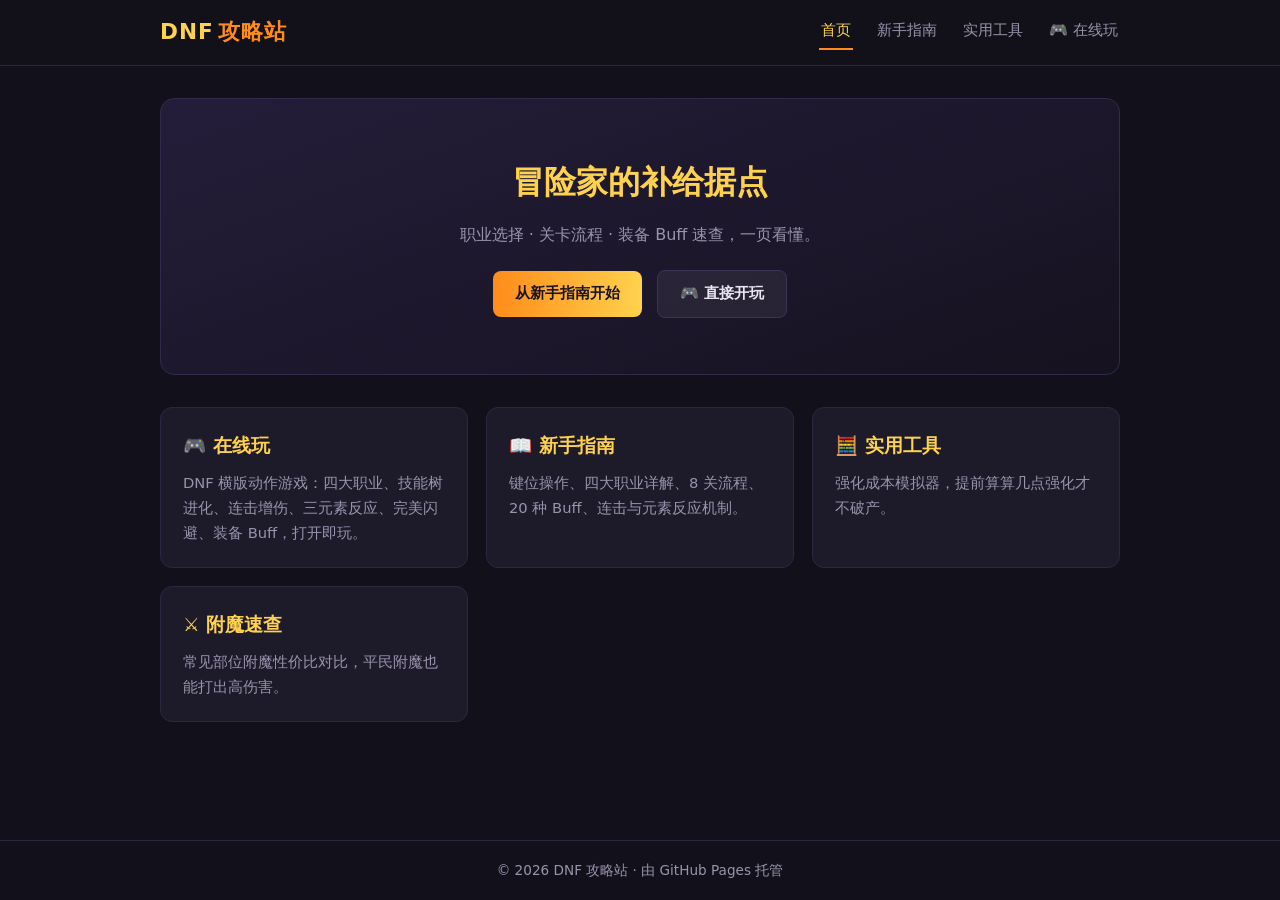
<file: index.html>
<!DOCTYPE html>
<html lang="zh-CN">
<head>
  <meta charset="UTF-8" />
  <meta name="viewport" content="width=device-width, initial-scale=1" />
  <title>DNF 攻略站 - 首页</title>
  <meta name="description" content="DNF 玩家攻略站：新手指南、装备词典、实用工具。" />
  <link rel="stylesheet" href="./css/main.css" />
</head>
<body>
  <header class="site-header">
    <div class="container header-inner">
      <a class="logo" href="./index.html">DNF<span>攻略站</span></a>
      <button class="nav-toggle" id="navToggle" aria-label="打开菜单">☰</button>
      <nav class="nav" id="nav">
        <a href="./index.html" class="active">首页</a>
        <a href="./guides.html">新手指南</a>
        <a href="./tools.html">实用工具</a>
        <a href="./game/">🎮 在线玩</a>
      </nav>
    </div>
  </header>

  <main class="container">
    <section class="hero">
      <h1>冒险家的补给据点</h1>
      <p>职业选择 · 关卡流程 · 装备 Buff 速查，一页看懂。</p>
      <a class="btn" href="./guides.html">从新手指南开始</a>
      <a class="btn-ghost" href="./game/">🎮 直接开玩</a>
    </section>

    <section class="cards">
      <a class="card" href="./game/">
        <h3>🎮 在线玩</h3>
        <p>DNF 横版动作游戏：四大职业、技能树进化、连击增伤、三元素反应、完美闪避、装备 Buff，打开即玩。</p>
      </a>
      <a class="card" href="./guides.html">
        <h3>📖 新手指南</h3>
        <p>键位操作、四大职业详解、8 关流程、20 种 Buff、连击与元素反应机制。</p>
      </a>
      <a class="card" href="./tools.html">
        <h3>🧮 实用工具</h3>
        <p>强化成本模拟器，提前算算几点强化才不破产。</p>
      </a>
      <a class="card" href="./tools.html#enchant">
        <h3>⚔️ 附魔速查</h3>
        <p>常见部位附魔性价比对比，平民附魔也能打出高伤害。</p>
      </a>
    </section>
  </main>

  <footer class="site-footer">
    <div class="container">© 2026 DNF 攻略站 · 由 GitHub Pages 托管</div>
  </footer>
  <script src="./js/main.js"></script>
</body>
</html>
</file>
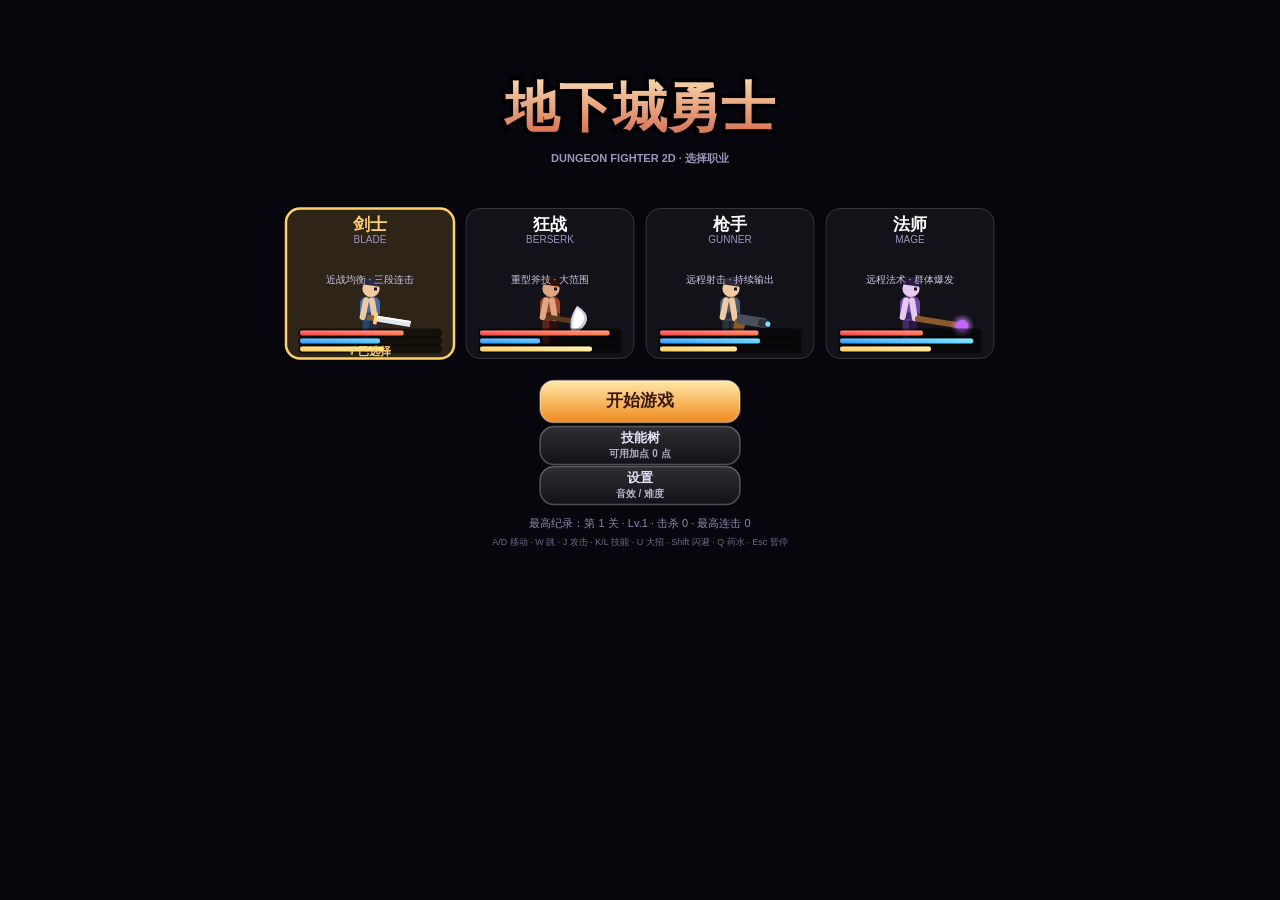
<file: game/index.html>
<!DOCTYPE html>
<html lang="zh-CN">
<head>
<meta charset="UTF-8"/>
<meta http-equiv="Cache-Control" content="no-store"/>
<meta http-equiv="Pragma" content="no-cache"/>
<meta http-equiv="Expires" content="0"/>
<meta name="viewport" content="width=device-width,initial-scale=1,maximum-scale=1,user-scalable=no,viewport-fit=cover"/>
<title>地下城勇士 · Dungeon Fighter 2D</title>
<style>
*{margin:0;padding:0;box-sizing:border-box;-webkit-tap-highlight-color:transparent;user-select:none;-webkit-user-select:none;touch-action:none}
html,body{width:100%;height:100%;overflow:hidden;background:#06060c}
canvas{display:block;position:fixed;left:0;top:0}
</style>
</head>
<body>
<script>
'use strict';
var W=0,H=0,GROUND=0,roomW=1800;
var canvas=document.createElement('canvas');document.body.appendChild(canvas);
var ctx=canvas.getContext('2d');
function resize(){var d=Math.min(2,window.devicePixelRatio||1);W=window.innerWidth||360;H=window.innerHeight||640;
canvas.width=W*d;canvas.height=H*d;canvas.style.width=W+'px';canvas.style.height=H+'px';ctx.setTransform(d,0,0,d,0,0);GROUND=H-70;roomW=Math.max(1500,W*1.6);syncGeo()}
resize();window.addEventListener('resize',resize);
// 窗口尺寸变化后，把已生成房间的几何同步到新的 GROUND/roomW，
// 避免地面、传送门、实体、相机错位（旧版 resize 后完全没同步）
function syncGeo(){if(!plats||!plats.length)return;var i,e;
plats[0].y=GROUND;plats[0].h=H-GROUND+20;plats[0].w=roomW;
for(i=1;i<plats.length;i++){e=plats[i];e.y=cl(e.y,40,GROUND-90)}
if(decs)for(i=0;i<decs.length;i++)decs[i].y=GROUND-4;
if(port){port.x=roomW-120;port.y=GROUND-52}
for(i=0;i<ens.length;i++){e=ens[i];if(e.y+e.h>plats[0].y){e.y=plats[0].y-e.h;if(e.vy>0)e.vy=0;e.og=1}}
if(G&&G.md!=='t'&&P){P.y=Math.min(P.y,GROUND-P.h);if(P.y+P.h>GROUND){P.y=GROUND-P.h;if(P.vy>0)P.vy=0}}
cam.x=cl(cam.x,0,Math.max(0,roomW-W))}
function rnd(a,b){return a+Math.random()*(b-a)}
function rndi(a,b){return Math.floor(rnd(a,b+1))}
function cl(v,a,b){return v<a?a:(v>b?b:v)}
function aabb(a,b){return a.x<b.x+b.w&&a.x+a.w>b.x&&a.y<b.y+b.h&&a.y+a.h>b.y}
function dst(a,b,c,d){return Math.sqrt((a-c)*(a-c)+(b-d)*(b-d))}
function inR(r,x,y){return x>=r.x&&x<=r.x+r.w&&y>=r.y&&y<=r.y+r.h}
function inC(cx,cy,r,x,y){return dst(x,y,cx,cy)<=r}
function pick(a){return a[rndi(0,a.length-1)]}
function rr(x,y,w,h,r){ctx.beginPath();r=Math.min(r,w/2,h/2);ctx.moveTo(x+r,y);ctx.arcTo(x+w,y,x+w,y+h,r);ctx.arcTo(x+w,y+h,x,y+h,r);ctx.arcTo(x,y+h,x,y,r);ctx.arcTo(x,y,x+w,y,r);ctx.closePath()}
function TA(a){ctx.textAlign=a}
function TB(a){ctx.textBaseline=a}
function FS(c){ctx.fillStyle=c}
function SS(c){ctx.strokeStyle=c}
function FN(f){ctx.font=f}
function AL(x){ctx.globalAlpha=x}
function LG(x,y,x2,y2,a,b){var g=ctx.createLinearGradient(x,y,x2,y2);g.addColorStop(0,a);g.addColorStop(1,b);return g}
function RG(x,y,r,r2,a,b){var g=ctx.createRadialGradient(x,y,r,x,y,r2);g.addColorStop(0,a);g.addColorStop(1,b);return g}

var Store={get:function(k){try{return localStorage.getItem(k)}catch(e){return null}},set:function(k,v){try{localStorage.setItem(k,v)}catch(e){}}};
var AC=null;
function initA(){if(!AC){try{AC=new(window.AudioContext||window.webkitAudioContext)()}catch(e){AC=null}}if(AC&&AC.state==='suspended'){try{AC.resume()}catch(e){}}}
function gt(){return S.set.sound&&AC}
function tone(f,d,t,v,s){if(!gt())return;t=t||'square';v=v||0.06;var o=AC.createOscillator(),g=AC.createGain();o.type=t;o.frequency.setValueAtTime(f,AC.currentTime);if(s)o.frequency.exponentialRampToValueAtTime(Math.max(40,f+s),AC.currentTime+d);g.gain.setValueAtTime(v,AC.currentTime);g.gain.exponentialRampToValueAtTime(0.0001,AC.currentTime+d);o.connect(g);g.connect(AC.destination);o.start();o.stop(AC.currentTime+d+0.02)}
function noi(d,v,f){if(!gt())return;var n=Math.floor(AC.sampleRate*d),b=AC.createBuffer(1,n,AC.sampleRate),c=b.getChannelData(0);for(var i=0;i<n;i++)c[i]=(Math.random()*2-1)*(1-i/n);var s=AC.createBufferSource();s.buffer=b;var g=AC.createGain();g.gain.value=v||0.1;var fl=AC.createBiquadFilter();fl.type='lowpass';fl.frequency.value=f||1400;s.connect(fl);fl.connect(g);g.connect(AC.destination);s.start()}
function sq(a,t,d,v){a.forEach(function(f,i){setTimeout(function(){tone(f,d,t,v)},i*d*700)})}
var SFX={slash:function(){noi(.11,.1,2600);tone(520,.07,'square',.04,-320)},shoot:function(){tone(760,.08,'triangle',.035,-460)},magic:function(){tone(420,.16,'sine',.05,420)},hit:function(){noi(.07,.13,1100);tone(170,.09,'sawtooth',.05,-70)},crit:function(){noi(.09,.16,1800);tone(260,.12,'square',.07,-120)},jump:function(){tone(320,.11,'square',.045,260)},dash:function(){noi(.18,.1,900);tone(220,.14,'sawtooth',.05,420)},coin:function(){tone(920,.06,'square',.05);setTimeout(function(){tone(1320,.08,'square',.05)},55)},hurt:function(){tone(140,.2,'sawtooth',.08,-60)},heal:function(){tone(600,.1,'sine',.06,200)},lvl:function(){sq([523,659,784,1046],'square',.16,.06)},boss:function(){tone(90,.6,'sawtooth',.11,-25);setTimeout(function(){tone(70,.7,'sawtooth',.1,-20)},180)},ult:function(){noi(.45,.14,3200);sq([420,620,840,1060],'square',.2,.055)},die:function(){sq([420,320,220,130],'square',.16,.055)},portal:function(){sq([400,600,900],'sine',.16,.05)},gear:function(){sq([700,900,1200],'square',.12,.055)},boom:function(){noi(.4,.2,700);tone(120,.35,'sawtooth',.09,-70)},guard:function(){noi(.08,.14,3200);tone(880,.06,'square',.04,-200)},buff:function(){sq([660,880,1100],'triangle',.14,.06)}};

var pointers=new Map(),sId=null,sOX=0,sOY=0,sDX=0,sDY=0;
var BTN={atk:0,s1:0,s2:0,ult:0,jump:0,dash:0,pot:0},PLS={atk:0,s1:0,s2:0,ult:0,jump:0,dash:0,pot:0};
var IN={l:0,r:0,aH:0,s1H:0,s2H:0,uH:0,aP:0,s1P:0,s2P:0,uP:0,jP:0,dP:0,pP:0},KY={l:0,r:0,a:0,s1:0,s2:0,u:0};
function rmP(id){var p=pointers.get(id);if(p){if(p.b)BTN[p.b]=0;if(p.s){sId=null;sDX=0;sDY=0}}pointers.delete(id)}
canvas.addEventListener('pointerdown',function(e){initA();pointers.set(e.pointerId,{x:e.clientX,y:e.clientY});e.preventDefault()});
window.addEventListener('pointermove',function(e){var p=pointers.get(e.pointerId);if(p){p.x=e.clientX;p.y=e.clientY}});
window.addEventListener('pointerup',function(e){rmP(e.pointerId)});
window.addEventListener('pointercancel',function(e){rmP(e.pointerId)});
function onK(e,d){var c=e.code,u=1;switch(c){
case'KeyA':case'ArrowLeft':KY.l=d?1:0;break;case'KeyD':case'ArrowRight':KY.r=d?1:0;break;
case'KeyW':case'ArrowUp':case'Space':if(d)IN.jP=1;break;
case'KeyJ':KY.a=d?1:0;if(d)IN.aP=1;break;case'KeyK':KY.s1=d?1:0;if(d)IN.s1P=1;break;
case'KeyL':KY.s2=d?1:0;if(d)IN.s2P=1;break;case'KeyU':KY.u=d?1:0;if(d)IN.uP=1;break;
case'ShiftLeft':case'ShiftRight':if(d)IN.dP=1;break;case'KeyQ':if(d)IN.pP=1;break;
case'Escape':case'KeyP':if(d&&!e.repeat)tglP();break;case'KeyR':if(d&&!e.repeat)startRun();break;default:u=0}
if(u&&e.preventDefault)e.preventDefault();
if(d&&!e.repeat){initA();if(G.md==='t'&&!G.ov)uiC(-1,-1,'st');else if(G.md==='dead'||G.md==='win')uiC(-1,-1,'rt')}}
window.addEventListener('keydown',function(e){onK(e,1)});window.addEventListener('keyup',function(e){onK(e,0)});

var SK='dnf_mini_v1';
var S={job:'blade',nodes:{},evo:{},spent:0,points:0,best:{room:0,level:1,kills:0,gold:0,cmb:0,clear:0},set:{sound:1,shake:1,diff:0}};
try{var _s=JSON.parse(Store.get(SK));if(_s)S=_s}catch(e){}
if(!S.nodes)S.nodes={};if(!S.evo)S.evo={};if(!S.best)S.best={room:0,level:1,kills:0,gold:0,cmb:0,clear:0};if(!S.set)S.set={sound:1,shake:1,diff:0};
function save(){Store.set(SK,JSON.stringify(S))}
var DIFF=[{n:'普通',h:1,a:1},{n:'困难',h:1.35,a:1.3},{n:'地狱',h:1.8,a:1.65}];
var TREE=[{id:'str',n:'力量',d:'攻击+3',c:'#ff8a5c',max:10,f:function(m){m.atk+=3}},{id:'vit',n:'体魄',d:'生命+25',c:'#7bff8a',max:10,f:function(m){m.hp+=25}},{id:'mp',n:'法力',d:'蓝量+15',c:'#6ee7ff',max:10,f:function(m){m.mp+=15}},{id:'cri',n:'暴击',d:'暴击+3%',c:'#ffd166',max:10,f:function(m){m.cr+=.03}},{id:'cmb',n:'连击',d:'伤害+4%',c:'#ff9de0',max:10,f:function(m){m.dm+=.04}},{id:'cd',n:'冷却',d:'CD-6%',c:'#9db4ff',max:10,f:function(m){m.cd+=.06}},{id:'ls',n:'汲取',d:'回血+1',c:'#ff6b6b',max:10,f:function(m){m.ls+=1}},{id:'arm',n:'铁壁',d:'减伤+3%',c:'#c9c2e8',max:10,f:function(m){m.dr+=.03}}];
function tlv(id){return S.nodes[id]||0}
function apT(){var m={atk:0,hp:0,mp:0,cr:0,dm:0,cd:0,ls:0,dr:0};for(var i=0;i<TREE.length;i++){var t=TREE[i],l=tlv(t.id);for(var k=0;k<l;k++)t.f(m)}return m}
var MODS=apT();function avP(){return Math.max(0,S.points-S.spent)}

var RGM=1;
function evKey(j,i){return j+'s'+i}
function vacu(x,y,r,fo){var i,e,dx,dy,d;for(i=0;i<ens.length;i++){e=ens[i];if(e.dy)continue;dx=x-(e.x+e.w/2);dy=y-(e.y+e.h/2);d=Math.sqrt(dx*dx+dy*dy);if(d<r&&d>1){e.vx+=dx/d*fo;e.vy+=dy/d*fo*.4;e.stun=Math.max(e.stun,.12)}}}
function apMod(o,m){if(m.dg!==undefined)o.dg*=m.dg;if(m.kb!==undefined)o.kb*=m.kb;if(m.mc!==undefined)o.mc*=m.mc;if(m.rg!==undefined)o.rg*=m.rg;if(m.ls!==undefined)o.ls=(o.ls||0)*m.ls;if(m.ky!==undefined)o.ky=(o.ky||0)*m.ky;if(m.kySet!==undefined)o.ky=m.kySet;if(m.stunAdd!==undefined)o.stun=(o.stun||0)+m.stunAdd;if(m.cAdd!==undefined)o.c=(o.c||1)+m.cAdd;if(m.chAdd!==undefined)o.ch=(o.ch||0)+m.chAdd;if(m.sl!==undefined)o.sl=(o.sl||0)*m.sl;if(m.slSet!==undefined)o.sl=m.slSet}
function evFx(nm,p){if(nm==='qi'){var i;for(i=-1;i<=1;i++)fsh(p.x+p.w/2+p.fc*10,p.y+p.h*.45,p.fc*640+i*90,i*40,1.2,14,'#9fe8ff',180,{pc:2,stun:.15});SFX.shoot()}else if(nm==='vac'){vacu(p.x+p.w/2,p.y+p.h*.5,240,300);shk(3)}}
function apEvo(i,p){var br=S.evo[evKey(p.job,i)];if(br===undefined)return;var sk=JOBS[p.job].sk[i],ev=sk.ev&&sk.ev[br];if(!ev)return;var o=(sk.e===gs2||sk.e===ms1||sk.e===ms2)?(p.cs&&p.cs.cf):p.sw;if(o&&ev.m)apMod(o,ev.m);if(ev.fx)evFx(ev.fx,p)}
function sk1(p){p.ac='sk1';p.aT=.5;p.dv=p.fc*760;p.sw={ty:'mu',t:0,du:.5,h0:.05,h1:.42,rg:86*RGM,dg:.55,kb:120,stun:.12,hh:56,oy:2,mc:.11,tk:0,co:'rgba(120,220,255,.95)'}}
function sk2(p){p.ac='sk2';p.aT=.55;p.vy=-720;p.vx=p.fc*180;p.og=0;p.sw={ty:'on',t:0,du:.55,h0:.02,h1:.34,rg:96*RGM,dg:2.3,kb:260,ky:-760,stun:.5,oy:-26,hh:88,hit:{},tk:0,co:'rgba(255,190,110,.95)'};fsh(p.x+p.w/2+p.fc*60,p.y+p.h*.4,p.fc*620,0,1.4,18,'#ffb15e',260,{})}
function skU(p){p.ac='ult';p.aT=1.05;p.iv=Math.max(p.iv,1.05);p.vx=0;p.sw={ty:'mu',t:0,du:1.05,h0:.08,h1:.95,rg:130*RGM,dg:1.15,kb:200,stun:.2,hh:96,oy:-16,mc:.11,tk:0,co:'rgba(255,140,190,.95)'}}
function bs1(p){p.ac='sk1';p.aT=.42;p.vx=p.fc*150;p.sw={ty:'on',t:0,du:.42,h0:.10,h1:.28,rg:118*RGM,dg:1.8,kb:320,stun:.3,oy:0,hh:62,hit:{},tk:0,co:'rgba(255,90,70,.95)',ls:.25}}
function bs2(p){p.ac='sk2';p.aT=.95;p.vx=p.fc*130;p.sw={ty:'sp',t:0,du:.95,h0:0,h1:.9,rg:126*RGM,dg:.5,kb:60,stun:.06,hh:70,oy:-10,mc:.13,tk:0,co:'rgba(255,190,90,.9)'}}
function bsU(p){p.ac='ult';p.aT=.9;p.iv=Math.max(p.iv,.9);p.vy=-780;p.vx=p.fc*220;p.sw={ty:'sl',t:0,du:.9,h0:.28,h1:.3,rg:150*RGM,dg:2.6,kb:420,stun:.55,hh:110,oy:0,hit:{},tk:0,dn:0,co:'rgba(255,140,60,.95)'}}
function gs1(p){p.ac='sk1';p.aT=.42;p.vx=p.fc*780;p.og=1;p.sw={ty:'sd',t:0,du:.42,h0:0,h1:.4,dg:.9,kb:120,stun:.15,mc:.075,tk:0,co:'rgba(255,230,140,.95)'}}
function gs2(p){p.ac='sk2';p.aT=.34;p.cs={t:0,f:.09,cf:{dg:2.1,c:1,sp:0,r:15,ky:-760,stun:.5},fd:0}}
function gsU(p){p.ac='ult';p.aT=1.6;p.iv=Math.max(p.iv,1.6);p.vx=0;p.sw={ty:'bm',t:0,du:1.6,h0:.05,h1:1.5,dg:2.2,kb:80,stun:.1,mc:.1,tk:0,co:'rgba(255,120,190,.95)'}}
function ms1(p){p.ac='sk1';p.aT=.3;p.cs={t:0,f:.08,cf:{dg:1.35,c:1,sp:0,r:11,sl:2.4,stun:.12},fd:0}}
function ms2(p){p.ac='sk2';p.aT=.38;p.cs={t:0,f:.1,cf:{dg:1.9,c:1,ch:5,stun:.25},fd:0}}
function msU(p){p.ac='ult';p.aT=1.25;p.iv=Math.max(p.iv,1.25);p.vx=0;p.sw={ty:'mt',t:0,du:1.25,h0:.05,h1:1.15,dg:2.8,kb:200,stun:.5,mc:.19,tk:0,co:'rgba(200,120,255,.95)'}}

var JOBS={
blade:{n:'剑士',en:'BLADE',ds:'近战均衡 · 三段连击',co:{b:'#3f6ea8',t:'#26456b',s:'#f0c9a0',h:'#2b2b3d',m:'#dfe6ef'},wp:'sword',md:'m',hp:100,mp:60,at:12,
sk:[{n:'疾光斩',k:'K',cd:3,mp:15,c:'#5ec8ff',e:sk1,ev:[{n:'疾风连刺',d:'挥砍更迅捷，段数提升',m:{mc:.5,dg:.7,rg:1.08}},{n:'破空剑气',d:'突进时发射穿透剑气',fx:'qi'}]},{n:'破军升龙',k:'L',cd:5,mp:25,c:'#ffb15e',e:sk2,ev:[{n:'升龙霸体',d:'击飞更高，伤害提升',m:{ky:1.3,kb:1.15,dg:1.12}},{n:'聚气吸敌',d:'施放时吸附周围敌人',fx:'vac'}]},{n:'幻影剑舞',k:'U',cd:12,mp:50,c:'#ff5e8a',e:skU,ev:[{n:'剑刃风暴',d:'攻速与范围大幅提升',m:{mc:.6,rg:1.18,dg:.85}},{n:'幻影重斩',d:'每段伤害与击退提升',m:{dg:1.4,kb:1.3}}]}],
ch:[{du:.30,h0:.07,h1:.16,rg:74,dg:1,kb:190,stun:.10,oy:6,hh:44},{du:.32,h0:.07,h1:.16,rg:80,dg:1.25,kb:230,stun:.14,oy:4,hh:48},{du:.42,h0:.09,h1:.20,rg:92,dg:1.7,kb:430,stun:.50,ky:-150,oy:0,hh:54}]},
berserk:{n:'狂战',en:'BERSERK',ds:'重型斧技 · 大范围',co:{b:'#a3442c',t:'#5f2417',s:'#e0a882',h:'#2c120b',m:'#c8ccd8'},wp:'axe',md:'m',hp:125,mp:45,at:16,
sk:[{n:'血怒斩',k:'K',cd:3.5,mp:10,c:'#ff6b4a',e:bs1,ev:[{n:'嗜血连斩',d:'伤害与吸血大幅提升',m:{dg:1.3,ls:2,kb:1.1}},{n:'战意震退',d:'附加击飞与眩晕',m:{kySet:-340,stunAdd:.25,dg:1.08}}]},{n:'旋风斩',k:'L',cd:6,mp:20,c:'#ffbe5e',e:bs2,ev:[{n:'狂风绝息',d:'范围与攻速提升',m:{mc:.72,rg:1.2,dg:.82}},{n:'旋风重击',d:'每段伤害与击退提升',m:{dg:1.5,kb:2.2}}]},{n:'崩山裂地',k:'U',cd:12,mp:40,c:'#ff8c3c',e:bsU,ev:[{n:'裂地巨震',d:'震地范围大幅提升',m:{rg:1.45,dg:1.05}},{n:'怒山重斩',d:'伤害与眩晕提升',m:{dg:1.35,stunAdd:.2,kb:1.15}}]}],
ch:[{du:.34,h0:.09,h1:.18,rg:82,dg:1.3,kb:200,stun:.12,oy:4,hh:48},{du:.36,h0:.09,h1:.18,rg:88,dg:1.5,kb:250,stun:.16,oy:2,hh:52},{du:.50,h0:.11,h1:.24,rg:106,dg:2.2,kb:520,stun:.55,ky:-220,oy:0,hh:60}]},
gunner:{n:'枪手',en:'GUNNER',ds:'远程射击 · 持续输出',co:{b:'#4a5a72',t:'#28323f',s:'#f2c9a0',h:'#2a2a38',m:'#8f9bb3'},wp:'gun',md:'r',hp:95,mp:75,at:11,
sk:[{n:'滑铲射击',k:'K',cd:3,mp:15,c:'#ffe08a',e:gs1,ev:[{n:'滑铲连射',d:'射击频率提升',m:{mc:.68,dg:.85}},{n:'重弹射击',d:'单发伤害与击退提升',m:{dg:1.5,kb:1.6}}]},{n:'浮空弹',k:'L',cd:5,mp:25,c:'#ffd166',e:gs2,ev:[{n:'浮空散射',d:'弹数增加',m:{cAdd:2,dg:.78}},{n:'强力浮空',d:'击飞更高并附带眩晕',m:{ky:1.35,stunAdd:.2,dg:1.12}}]},{n:'卫星射线',k:'U',cd:12,mp:50,c:'#ff78be',e:gsU,ev:[{n:'卫星连射',d:'光束更频繁',m:{mc:.62,dg:.85}},{n:'卫星重炮',d:'单束伤害大幅提升',m:{dg:1.45}}]}],
ch:[{du:.20,f:.07,dg:1,c:1,sp:0,r:6,kb:90,stun:.08},{du:.20,f:.07,dg:1.05,c:1,sp:0,r:6,kb:90,stun:.08},{du:.30,f:.08,dg:.95,c:3,sp:.15,r:6,kb:120,stun:.16}]},
mage:{n:'法师',en:'MAGE',ds:'远程法术 · 群体爆发',co:{b:'#6d4aa6',t:'#412a68',s:'#e8c9f0',h:'#2a1b40',m:'#c9a227'},wp:'staff',md:'r',hp:80,mp:100,at:13,
sk:[{n:'冰霜弹',k:'K',cd:3,mp:18,c:'#7bdcff',e:ms1,ev:[{n:'冰霜散射',d:'弹数增加',m:{cAdd:2,dg:.78}},{n:'深度冻结',d:'减速与伤害提升',m:{sl:1.7,stunAdd:.15,dg:1.15}}]},{n:'闪电链',k:'L',cd:5,mp:28,c:'#b98cff',e:ms2,ev:[{n:'连锁扩张',d:'链接更多目标',m:{chAdd:3,dg:.88}},{n:'雷霆重击',d:'链伤与眩晕提升',m:{dg:1.35,stunAdd:.15}}]},{n:'陨石天降',k:'U',cd:12,mp:50,c:'#c266ff',e:msU,ev:[{n:'陨石暴雨',d:'陨石更密集',m:{mc:.6,dg:.8}},{n:'巨型陨石',d:'单发伤害与击退提升',m:{dg:1.4,kb:1.3}}]}],
ch:[{du:.22,f:.08,dg:1.05,c:1,sp:0,r:8,kb:70,stun:.06},{du:.22,f:.08,dg:1.1,c:1,sp:0,r:8,kb:70,stun:.06},{du:.32,f:.09,dg:1,c:2,sp:.12,r:9,kb:100,stun:.14}]}};

var ET={
grunt:{w:30,h:48,hp:44,at:10,sp:118,ex:8,gd:[3,9],wp:'club',rg:38,co:{b:'#4c8040',t:'#2c4f26',s:'#9dc97f',h:'#22331c',m:'#7a5230'}},
archer:{w:28,h:46,hp:34,at:9,sp:96,ex:8,gd:[4,10],wp:'bow',rg:20,co:{b:'#6d4aa6',t:'#412a68',s:'#c9a9e8',h:'#2a1b40',m:'#c9a227'}},
brute:{w:44,h:62,hp:110,at:18,sp:92,ex:20,gd:[10,20],wp:'club',rg:50,co:{b:'#a3442c',t:'#5f2417',s:'#d99a72',h:'#2c120b',m:'#5c4326'}},
shield:{w:34,h:52,hp:75,at:11,sp:82,ex:12,gd:[6,13],wp:'spear',rg:48,co:{b:'#5c5f7a',t:'#33364a',s:'#c9c2e8',h:'#22232e',m:'#aab3c8'}},
bomber:{w:32,h:46,hp:38,at:26,sp:158,ex:10,gd:[6,12],wp:'club',rg:26,co:{b:'#8a5a2b',t:'#4a2f16',s:'#d9a86a',h:'#2a1a0c',m:'#c94a2a'}},
elite:{w:46,h:70,hp:200,at:22,sp:132,ex:35,gd:[18,30],wp:'axe',rg:58,co:{b:'#b8452c',t:'#6a1f12',s:'#e8a882',h:'#2c120b',m:'#d8dce8'}},
boss2:{w:64,h:92,hp:950,at:24,sp:112,ex:80,gd:[70,110],wp:'club',rg:72,co:{b:'#7a4a8c',t:'#3d2050',s:'#c9a9d8',h:'#1a0f22',m:'#c8ccd8'}},
boss:{w:74,h:104,hp:1700,at:28,sp:152,ex:160,gd:[160,260],wp:'axe',rg:82,co:{b:'#8e1e2c',t:'#560d15',s:'#e08080',h:'#1a0508',m:'#c8ccd8'}}};

var TH=[
{n:'地下回廊',sk:['#12101f','#241c38','#0d0a15'],gd:['#3a3154','#171226'],pl:['#5a4c80','#241d3a'],dc:'torch',fo:['grunt','grunt','archer']},
{n:'苔藓洞窟',sk:['#0b1a14','#16301f','#08110c'],gd:['#2c4433','#152318'],pl:['#3f6b4a','#1c3324'],dc:'crystal',fo:['grunt','archer','shield']},
{n:'熔岩深渊',sk:['#1d0c0a','#331410','#120706'],gd:['#4a2a20','#1d0e09'],pl:['#7a3a22','#2e130c'],dc:'lava',fo:['grunt','bomber','archer']},
{n:'巨魔营地',sk:['#151119','#241a2e','#0b080f'],gd:['#3d2f42','#170f1c'],pl:['#6a4a7a','#241733'],dc:'fire',fo:['brute','grunt','shield'],mb:1},
{n:'冰霜回廊',sk:['#0a1626','#12283f','#060d16'],gd:['#2e4a66','#101d2c'],pl:['#5f86ab','#1b2e42'],dc:'ice',fo:['archer','shield','bomber']},
{n:'亡灵墓室',sk:['#101418','#1c2229','#080a0c'],gd:['#333a42','#14181c'],pl:['#5a626c','#1e2228'],dc:'bone',fo:['grunt','elite','archer']},
{n:'暗黑前厅',sk:['#1a0d1c','#2c1230','#0d060e'],gd:['#432a48','#180c1c'],pl:['#6d3f74','#241230'],dc:'fire',fo:['elite','brute','shield']},
{n:'暗黑王座',sk:['#1c0608','#320a0c','#0d0304'],gd:['#4a1a1e','#1a0608'],pl:['#7a2a2e','#2a0c10'],dc:'fire',fo:['elite','brute','shield'],bs:1}];
var ROOMS=TH.length;
function thOf(i){return TH[Math.min(i,ROOMS-1)]}
function isEnd(i){return i>=ROOMS}
function layOf(i){return i-ROOMS+1}
function rmName(i){return isEnd(i)?('无尽第 '+layOf(i)+' 层'):('第 '+(i+1)+'/'+ROOMS+' 关')}

var SL=[{k:'weapon',n:'武器'},{k:'head',n:'头盔'},{k:'body',n:'铠甲'},{k:'ring',n:'戒指'}];
var QU=[{n:'普通',c:'#cfd6e4',m:1},{n:'精良',c:'#4aa3ff',m:1.4},{n:'稀有',c:'#c266ff',m:1.9},{n:'史诗',c:'#ffa63c',m:2.7}];
function gsc(s){return s.atk*3+s.hp*.35+s.mp*.25+s.crit*8+s.dr*6}
function rollG(r){var qb=.55+S.set.diff*.06+r*.02;var q=Math.random()>qb?0:(Math.random()>.72?1:(Math.random()>.62?2:3));var sl=pick(SL);var lv=1+r*1.3,m=QU[q].m,st={atk:0,hp:0,mp:0,crit:0,dr:0};
if(sl.k==='weapon')st.atk=Math.round((3+lv*1.8)*m*rnd(.85,1.15));else if(sl.k==='head')st.hp=Math.round((10+lv*8)*m*rnd(.85,1.15));else if(sl.k==='body'){st.hp=Math.round((7+lv*5.5)*m*rnd(.85,1.15));st.mp=Math.round((3+lv*3)*m*rnd(.8,1.2))}else{st.crit=Math.max(1,Math.round(2.4*m*rnd(.9,1.2)));st.atk=Math.round((2+lv*1.2)*m*rnd(.8,1.2))}
return{slot:sl.k,sn:sl.n,q:q,nm:QU[q].n+sl.n,st:st,sc:Math.round(gsc(st))}}
function eqSum(){var s={atk:0,hp:0,mp:0,crit:0,dr:0},k,p,g;for(k in P.eq){g=P.eq[k];if(g)for(p in g.st)s[p]+=g.st[p]}return s}
function gtxt(s){var a=[];if(s.atk)a.push('攻+'+s.atk);if(s.hp)a.push('血+'+s.hp);if(s.mp)a.push('蓝+'+s.mp);if(s.crit)a.push('暴+'+s.crit+'%');if(s.dr)a.push('防+'+s.dr+'%');return a.join(' ')}
var BUFFS=[{id:'atk',n:'狂怒',d:'攻击+15%',ic:'#ff8a5c',s:{dmg:.15}},{id:'spd',n:'疾风',d:'移速+12%',ic:'#7bdcff',s:{spd:.12}},{id:'crit',n:'鹰眼',d:'暴击+8%',ic:'#ffd166',s:{crit:.08}},{id:'critd',n:'致命',d:'暴伤+30%',ic:'#ff6b9d',s:{critd:.30}},{id:'hp',n:'生命',d:'生命+35并治疗',ic:'#7bff8a',s:{hp:35}},{id:'dr',n:'铁壁',d:'减伤+10%',ic:'#c9c2e8',s:{dr:.10}},{id:'ls',n:'嗜血',d:'回血+1.5',ic:'#ff6b6b',s:{ls:1.5}},{id:'cdr',n:'急冷',d:'CD-12%',ic:'#9db4ff',s:{cdr:.12}},{id:'rng',n:'范围',d:'范围+15%',ic:'#ffb15e',s:{range:.15}},{id:'gold',n:'贪婪',d:'金币+30%',ic:'#ffe08a',s:{gold:.30}},{id:'burn',n:'烈焰之触',d:'攻击点燃敌人·持续灼烧',ic:'#ff7a3c',s:{}},{id:'frost',n:'冰霜之触',d:'攻击附加减速效果',ic:'#7bdcff',s:{}},{id:'thunder',n:'雷霆之触',d:'攻击有概率连锁闪电',ic:'#ffd166',s:{}},{id:'nova',n:'反击护盾',d:'受伤时释放冲击波击退',ic:'#c9a9ff',s:{}},{id:'orb',n:'环绕飞刃',d:'飞刃环绕自身自动攻击',ic:'#8fe3ff',s:{}},{id:'explode',n:'爆裂杀戮',d:'敌人死亡时爆炸波及周围',ic:'#ff9d5c',s:{}},{id:'exec',n:'处刑',d:'对残血敌人伤害大幅提升',ic:'#ff5e8a',s:{}},{id:'vamp',n:'嗜血狂欢',d:'击杀敌人回复生命',ic:'#ff6b6b',s:{}},{id:'pierce',n:'穿透射击',d:'远程攻击可穿透多个敌人',ic:'#ffe08a',s:{}},{id:'magnet',n:'磁力场',d:'大幅提升拾取范围',ic:'#9db4ff',s:{}}];var BUF={};for(var _bi=0;_bi<BUFFS.length;_bi++)BUF[BUFFS[_bi].id]=BUFFS[_bi];function bfC(id){var n=0,i;for(i=0;i<P.bf.length;i++)if(P.bf[i]===id)n++;return n}

var G={md:'t',ov:null,rm:0,tm:0,shT:0,shM:0,hs:0,fl:0,tr:null,bn:null,bi:0,dT:0,wT:0,rc:[],pr:0,ht:0,wave:0,waveMax:1,waveT:0,wavePer:0,exN:0,tv:'pass',cbMs:0};
var cam={x:0};
var plats=[],ens=[],shots=[],loots=[],parts=[],texts=[],sls=[],beams=[],arcs=[],decs=[],port=null,eid=0,orbs=[];
var P={x:0,y:0,w:30,h:52,vx:0,vy:0,fc:1,og:0,an:0,hp:100,mhp:100,mp:60,mmp:100,ex:0,nx:20,lv:1,gold:0,kl:0,cb:0,cbT:0,pd:0,ch:0,jp:2,ac:null,at:12,aT:0,iv:0,dd:0,dy:0,cd:[0,0,0],dc:0,po:3,sw:null,cs:null,huT:0,cr:.05,cd2:1.7,dm:1,cdM:1,spM:1,rgM:1,ls:0,dr:0,gdM:1,burn:0,frost:0,thunder:0,nova:0,orb:0,explode:0,exec:0,vamp:0,pierce:0,magnet:0,job:'blade',sk:null,bf:[],eq:{weapon:null,head:null,body:null,ring:null}};
function recalc(){var J=JOBS[P.job],eq=eqSum(),sm={dmg:0,spd:0,crit:0,critd:0,dr:0,ls:0,cdr:0,range:0,gold:0},i,k;
for(i=0;i<P.bf.length;i++){var b=BUF[P.bf[i]];if(!b)continue;for(k in b.s)sm[k]+=b.s[k]}P.burn=bfC('burn');P.frost=bfC('frost');P.thunder=bfC('thunder');P.nova=bfC('nova');P.orb=bfC('orb');P.explode=bfC('explode');P.exec=bfC('exec');P.vamp=bfC('vamp');P.pierce=bfC('pierce');P.magnet=bfC('magnet');
var nh=Math.round(J.hp+MODS.hp+eq.hp),nm=Math.round(J.mp+MODS.mp+eq.mp);
P.hp+=Math.max(0,nh-P.mhp);P.mp=Math.min(P.mp+Math.max(0,nm-P.mmp),nm);P.mhp=nh;P.mmp=nm;
P.at=J.at+MODS.atk+eq.atk;P.cr=cl(.05+MODS.cr+eq.crit*.01+sm.crit,0,.9);P.cd2=1.7+sm.critd;
P.dm=(1+MODS.dm)*(1+sm.dmg);P.cdM=cl((1-MODS.cd)*(1-sm.cdr),.3,1);P.spM=1+sm.spd;P.rgM=1+sm.range;
P.ls=MODS.ls+sm.ls;P.dr=cl(MODS.dr+eq.dr*.01+sm.dr,0,.85);P.gdM=1+sm.gold;P.hp=cl(P.hp,0,P.mhp)}
function lvlUp(){P.lv++;P.ex-=P.nx;P.nx=Math.floor(18*Math.pow(P.lv,1.55));P.hp=Math.min(P.mhp,P.hp+40);P.mp=P.mmp;
ft(P.x+P.w/2,P.y-24,'LEVEL UP!','#ffd166',20);bu(P.x+P.w/2,P.y+P.h/2,26,'#ffd166',260,.7,4);SFX.lvl();if(P.lv-1>S.points){S.points=P.lv-1;save()}}
function gainEx(v){P.ex+=v;while(P.ex>=P.nx)lvlUp()}

function spE(t,x,y,sc){var b=ET[t],D=DIFF[S.set.diff],s=sc||1,hp=Math.round(b.hp*s*D.h);
var e={id:++eid,ty:t,x:x,y:y,w:b.w*s,h:b.h*s,vx:0,vy:0,fc:-1,og:0,an:rnd(0,9),hp:hp,mhp:hp,at:Math.round(b.at*D.a),sp:b.sp,ex:Math.round(b.ex*s),gd:b.gd,wp:b.wp,rg:b.rg,co:b.co,bs:0,st:'idle',stT:0,acd:rnd(.4,1.4),scd:rnd(.6,1.6),cb:0,sw:null,huT:0,dy:0,dt:0,tc:0,en:0,fz:0,spc:0,ba:'',sl:0,sh:(t==='shield'),shp:70,ls:null,stun:0,wcd:0};ens.push(e);return e}
function genR(i){plats=[];ens=[];shots=[];loots=[];parts=[];texts=[];sls=[];beams=[];arcs=[];orbs=[];
var T=thOf(i),k,q,x,end=isEnd(i),lay=end?layOf(i):0,sc=1+lay*.22;roomW=Math.max(1500,W*1.6);
plats.push({x:0,y:GROUND,w:roomW,h:H-GROUND+20,gr:1});var n=rndi(2,3);
for(k=0;k<n;k++){var pw=rndi(150,250);plats.push({x:rnd(220,roomW-pw-260),y:GROUND-rndi(130,270),w:pw,h:22,gr:0})}
decs=[];for(x=140;x<roomW-160;x+=rnd(250,420))decs.push({x:x,y:GROUND-4,t:T.dc,p:rnd(0,9),s:rnd(.85,1.25)});
G.wave=0;G.waveT=0;G.waveMax=waveCount(i);G.wavePer=Math.max(3,Math.ceil(count_()/G.waveMax));
port={x:roomW-120,y:GROUND-52,w:64,h:52,t:0,act:0};spawnWave()
P.x=70;P.y=GROUND-P.h;P.vx=0;P.vy=0;P.fc=1;P.jp=2;P.hp=Math.min(P.mhp,P.hp+P.mhp*.12);cam.x=0;G.ht=4}
function count_(){return Math.min(16,6+Math.floor(G.rm*1.4))}
function waveCount(i){if(i===ROOMS-1)return 3;if(!isEnd(i)&&thOf(i).mb)return 3;if(isEnd(i))return 3+Math.min(3,Math.floor(layOf(i)/2));return 2+Math.floor(i/3)}
function spawnWave(){var i=G.rm,T=thOf(i),end=isEnd(i),lay=end?layOf(i):0,sc=1+lay*.22,w=G.wave,q,t;
if(i===ROOMS-1){
if(w===0){var b=spE('boss',roomW-320,GROUND-ET.boss.h);b.st='enter';b.stT=1;b.fc=-1;b.bs=1;for(q=0;q<3;q++)spE('elite',roomW-150-q*90,GROUND-ET.elite.h);bn('最终 BOSS','暗黑城主 · 玛尔斯');SFX.boss();G.bi=2}
else{for(q=0;q<2+w;q++){t=pick(['elite','brute','shield','elite']);spE(t,cl(rnd(340,roomW-220),40,roomW-60),GROUND-ET[t].h,sc)}bn('第 '+(w+1)+' 波','BOSS 召唤了援军');SFX.boss()}
return}
if(!end&&T.mb){
if(w===0){var m=spE('boss2',roomW-300,GROUND-ET.boss2.h);m.st='enter';m.stT=.9;m.fc=-1;m.bs=1;for(q=0;q<2;q++){var at=pick(T.fo);spE(at,roomW-140-q*80,GROUND-ET[at].h)}bn('领主出现','巨魔领主 · 戈隆');SFX.boss();G.bi=1.6}
else{for(q=0;q<2+w;q++){t=pick(T.fo);spE(t,rnd(340,roomW-220),GROUND-ET[t].h,sc)}bn('第 '+(w+1)+' 波','援军来袭！');SFX.boss()}
return}
for(q=0;q<G.wavePer;q++){t=pick(T.fo);spE(t,rnd(340,roomW-220),GROUND-ET[t].h,sc)}
bn(w===0?(end?('无尽第 '+lay+' 层'):T.n):('第 '+(w+1)+'/'+G.waveMax+' 波'),w===0?(end?'层数越深，怪物越强':(rmName(i)+' · 共 '+G.waveMax+' 波敌人')):'继续战斗！')}
function bn(t,s){G.bn={t:t,s:s,lf:2.6}}

function shk(m){if(S.set.shake){G.shT=.22;G.shM=m}}
function kbW(e){if(e.dy)return 0;if(e.bs)return .12;if(e.ty==='brute')return .4;if(e.ty==='elite')return .55;if(e.ty==='shield')return e.sh?.28:.9;return 1}
function wallSlam(e){e.wcd=.5;e.stun=Math.max(e.stun,.75);hrE(e,P.at*1.6,0,0,'#ffd166',{stun:.75,noEl:1});
bu(e.x+e.w/2,e.y+e.h*.5,20,'#ffd166',380,.6,4);bu(e.x+e.w/2,e.y+e.h,12,'#c9c2e8',200,.5,3);
ft(e.x+e.w/2,e.y-20,'撞墙!','#ffd166',17);shk(10);SFX.boom();hstp(.07)}
function hstp(t){G.hs=Math.max(G.hs,t)}
function bu(x,y,n,c,sp,lf,sz){for(var i=0;i<n;i++){var a=rnd(0,6.283),v=rnd(sp*.3,sp);parts.push({x:x,y:y,vx:Math.cos(a)*v,vy:Math.sin(a)*v-rnd(0,60),g:900,lf:rnd(lf*.6,lf),mx:lf,c:c,s:rnd(sz*.6,sz)})}}
function ft(x,y,t,c,sz){texts.push({x:x,y:y,vy:-58,lf:.85,t:t,c:c||'#fff',s:sz||16})}
function slFx(x,y,f,r,c,lf){sls.push({x:x,y:y,f:f,r:r,c:c||'rgba(255,255,255,.9)',t:0,lf:lf||.18})}
function adArc(p){arcs.push({p:p,t:0,lf:.3})}
function fsh(x,y,vx,vy,dm,r,c,kb,ex){var s={x:x,y:y,vx:vx,vy:vy,g:0,dg:dm+P.at*.9,lf:1.3,ow:'p',r:r||6,c:c||'#fff',kb:kb||120,ky:0,pc:P.pierce||0,hit:{}};if(ex)for(var k in ex)s[k]=ex[k];shots.push(s);return s}
function upFx(dt){var i;
for(i=parts.length-1;i>=0;i--){var p=parts[i];p.lf-=dt;if(p.lf<=0){parts.splice(i,1);continue}p.vy+=p.g*dt;p.x+=p.vx*dt;p.y+=p.vy*dt;p.vx*=.98;if(p.y>GROUND-2&&p.vy>0){p.y=GROUND-2;p.vy*=-.35;p.vx*=.7}}
for(i=sls.length-1;i>=0;i--){sls[i].t+=dt;if(sls[i].t>=sls[i].lf)sls.splice(i,1)}
for(i=texts.length-1;i>=0;i--){var t=texts[i];t.lf-=dt;t.y+=t.vy*dt;t.vy*=.92;if(t.lf<=0)texts.splice(i,1)}
for(i=arcs.length-1;i>=0;i--){arcs[i].t+=dt;if(arcs[i].t>=arcs[i].lf)arcs.splice(i,1)}}

function mvC(e,dt){e.vy+=2200*dt;if(e.vy>1600)e.vy=1600;e.x+=e.vx*dt;e.y+=e.vy*dt;e.og=0;
var i,p,gnd=null;
for(i=0;i<plats.length;i++){p=plats[i];if(e.x+e.w>p.x&&e.x<p.x+p.w){if(e.vy>=0&&e.y+e.h>=p.y&&e.y+e.h-e.vy*dt<=p.y+1){e.y=p.y-e.h;e.vy=0;e.og=1}if(p.gr)gnd=p}}
// 兜底吸附：地面板厚 90px、单帧最多位移 80px，正常穿不过去；
// 但窗口缩放/极端 dt 下仍可能陷进板内，这里强制拉回地面表面
if(!e.og&&gnd&&e.y+e.h>gnd.y){e.y=gnd.y-e.h;e.vy=0;e.og=1}
var nx=cl(e.x,0,roomW-e.w);if(e.stun>0&&e.wcd<=0&&nx!==e.x&&Math.abs(e.vx)>430){wallSlam(e);e.vx*=-.28}if(e.wcd>0)e.wcd-=dt;e.x=nx;
if(gnd&&e.y+e.h>gnd.y+2){e.y=gnd.y-e.h;if(e.vy>0)e.vy=0;e.og=1}}
function fBox(s,rg,h,oy){var cx=s.x+s.w/2+s.fc*(s.w/2+rg/2),x=cx-rg/2;if(x<0)x=0;else if(x+rg>roomW)x=Math.max(0,roomW-rg);return{x:x,y:s.y+oy,w:rg,h:h}}
function nrstE(x,y,md){var b=null,bd=md||1e9,i,d,e;for(i=0;i<ens.length;i++){e=ens[i];if(e.dy)continue;d=dst(x,y,e.x+e.w/2,e.y+e.h/2);if(d<bd){bd=d;b=e}}return b}

function stAtk(){var p=P,J=JOBS[p.job];p.ch=p.ch>=3?1:p.ch+1;var cf=J.ch[p.ch-1];p.ac='atk';p.aT=cf.du;p.cs=null;p.sw=null;
if(J.md==='m'){p.sw={ty:'on',t:0,du:cf.du,h0:cf.h0,h1:cf.h1,rg:cf.rg*RGM,dg:cf.dg,kb:cf.kb,oy:cf.oy,hh:cf.hh,hit:{},tk:0,stun:cf.stun||0,ky:cf.ky||0,c:'rgba(255,255,255,.95)'};p.vx=p.fc*(p.ch===3?260:120);SFX.slash()}
else{p.cs={t:0,f:cf.f,cf:cf,fd:0};if(p.job==='mage')SFX.magic();else SFX.shoot()}}
function usSk(i){var p=P,sk=p.sk[i];if(!sk||p.mp<sk.mp||p.cd[i]>0||p.ac==='ult'||p.huT>0||p.dd)return;p.mp-=sk.mp;p.cd[i]=sk.cd*p.cdM;RGM=p.rgM;sk.e(p);apEvo(i,p)}
function usPot(){var p=P;if(p.po<=0||p.hp>=p.mhp||p.dd)return;p.po--;var h=Math.round(p.mhp*.35);p.hp=Math.min(p.mhp,p.hp+h);ft(p.x+p.w/2,p.y-10,'+'+h+' HP','#7bff8a',18);bu(p.x+p.w/2,p.y+p.h/2,14,'#7bff8a',200,.6,3);SFX.heal()}
function endAc(){var p=P,w=p.ac;p.ac=null;p.sw=null;p.cs=null;if(w==='atk'&&IN.aH&&p.ch<3)stAtk()}
function upSw(dt){var p=P,s=p.sw;
if(p.cs){var c=p.cs;c.t+=dt;if(!c.fd&&c.t>=c.f){c.fd=1;var cf=c.cf,i,a;
if(cf.ch){var ls=ens.filter(function(e){return!e.dy}).sort(function(a,b){return dst(p.x,p.y,a.x,a.y)-dst(p.x,p.y,b.x,b.y)}).slice(0,cf.ch);var pv=[p.x+p.w/2+p.fc*20,p.y+10];
for(i=0;i<ls.length;i++){var e=ls[i],d=(cf.dg+p.at*.9)*(1-i*.12);hrE(e,d,140,0,'#b98cff',{sl:i>0,stun:cf.stun||.25});adArc([pv,[e.x+e.w/2,e.y+e.h/2]]);pv=[e.x+e.w/2,e.y+e.h/2]}
SFX.magic();shk(3);hstp(.03)}
else{for(i=0;i<cf.c;i++){a=(i-(cf.c-1)/2)*(cf.sp||0);fsh(p.x+p.w/2,p.y+16,p.fc*Math.cos(a)*900,Math.sin(a)*900,cf.dg,cf.r,cf.r>=12?'#ffd166':'#ffe9a8',cf.kb||100,{ky:cf.ky||0,sl:cf.sl||0,stun:cf.stun||0})}
if(cf.r>=12){SFX.slash();shk(3)}else if(p.job==='mage')SFX.magic();else SFX.shoot()}}
return}
if(!s)return;s.t+=dt;if(s.mcB===undefined)s.mcB=s.mc;
if(s.ty==='mu'){if(p.ac==='sk1'){p.vx=p.dv*(1-s.t/s.du*.55);if(Math.random()<.7)parts.push({x:p.x+p.w/2,y:p.y+rnd(4,p.h),vx:rnd(-40,40),vy:rnd(-30,30),g:0,lf:.28,mx:.28,c:'#5ec8ff',s:rnd(2,5)})}
if(p.ac==='ult'){p.vx*=.9;if(Math.random()<.9){var aa=rnd(0,6.283);parts.push({x:p.x+p.w/2+Math.cos(aa)*46,y:p.y+p.h/2+Math.sin(aa)*40,vx:Math.cos(aa)*120,vy:Math.sin(aa)*120,g:0,lf:.35,mx:.35,c:Math.random()<.5?'#ff5e8a':'#ffd166',s:rnd(2,5)})}}}
if(s.ty==='sp'){p.vx=p.fc*130*(1-s.t/s.du*.7);if(Math.random()<.8){var sa=rnd(0,6.283);parts.push({x:p.x+p.w/2+Math.cos(sa)*s.rg*.6,y:p.y+p.h/2+Math.sin(sa)*s.rg*.5,vx:Math.cos(sa)*200,vy:Math.sin(sa)*200,g:0,lf:.3,mx:.3,c:'#ffbe5e',s:rnd(2,5)})}}
if(s.ty==='sl'){if(!s.dn&&s.t>=s.h0&&p.og){s.dn=1;shk(16);SFX.boom();hstp(.05);bu(p.x+p.w/2,GROUND,30,'#c9a227',420,.8,5);var k;for(k=-1;k<=1;k++)fsh(p.x+p.w/2+k*40,GROUND-18,k*430,0,s.dg,26,'#ff8c3c',s.kb,{});for(k=0;k<ens.length;k++)if(!ens[k].dy&&Math.abs(ens[k].x-p.x)<s.rg)hrE(ens[k],s.dg*P.at,s.kb,0,s.c,{stun:s.stun||0})}}
var ac=(s.t>=s.h0&&s.t<=s.h1);if(!ac)return;
if(s.ty==='on'){var bx=fBox(p,s.rg,s.hh,s.oy);for(var i=0;i<ens.length;i++){var e=ens[i];if(e.dy||s.hit[e.id])continue;if(aabb(bx,e)){s.hit[e.id]=1;hrE(e,s.dg*P.at,s.kb,s.ky||0,s.c,{ls:s.ls||0,stun:s.stun||0})}}
if(s.tk<1&&s.t>s.h0+.02){s.tk=1;slFx(p.x+p.w/2+p.fc*30,p.y+p.h*.42,p.fc,s.rg*.8,s.c,.16)}}
else if(s.ty==='mu'){s.mc-=dt;if(s.mc<=0){s.mc=s.mcB;s.tk++;var b2=fBox(p,s.rg,s.hh,s.oy);for(var j=0;j<ens.length;j++){var e3=ens[j];if(e3.dy)continue;if(aabb(b2,e3))hrE(e3,s.dg*P.at,s.kb,0,s.c,{sl:1,stun:s.stun||0})}slFx(p.x+p.w/2+p.fc*34,p.y+p.h/2,p.fc,52,s.c,.16)}}
else if(s.ty==='sp'){s.mc-=dt;if(s.mc<=0){s.mc=s.mcB;for(var m=0;m<ens.length;m++){var e4=ens[m];if(e4.dy)continue;if(dst(p.x+p.w/2,p.y+p.h/2,e4.x+e4.w/2,e4.y+e4.h/2)<s.rg+e4.w/2)hrE(e4,s.dg*P.at,s.kb,0,s.c,{sl:1,stun:s.stun||0})}}}
else if(s.ty==='sd'){p.vx=p.fc*780;s.mc-=dt;if(s.mc<=0){s.mc=s.mcB;var tg=nrstE(p.x+p.w/2,p.y,900);var an=tg?Math.atan2(tg.y+tg.h/2-p.y-18,tg.x+tg.w/2-(p.x+p.w/2)):0;fsh(p.x+p.w/2+p.fc*14,p.y+18,Math.cos(an)*950,Math.sin(an)*950,s.dg,6,'#ffe08a',s.kb,{stun:s.stun||0});SFX.shoot()}}
else if(s.ty==='bm'){s.mc-=dt;if(s.mc<=0){s.mc=s.mcB;beams.push({x:p.x+p.w/2+p.fc*120,r:36*RGM,dg:s.dg,t:0,lf:.5,tk:0,hit:{}})}}
else if(s.ty==='mt'){s.mc-=dt;if(s.mc<=0){s.mc=s.mcB;var mx=p.x+p.w/2+p.fc*rnd(40,190);shots.push({x:mx,y:-40,vx:rnd(-40,40),vy:420,g:1500,dg:s.dg+p.at*.9,lf:3,ow:'p',r:20,c:'#c266ff',kb:220,ky:0,hit:{},bm:1});SFX.magic()}}}
function novaBlast(x,y,r,dmg,c,sl){var i;bu(x,y,20,c,380,.6,5);shk(5);SFX.boom();for(i=0;i<ens.length;i++){var e=ens[i];if(e.dy)continue;if(dst(x,y,e.x+e.w/2,e.y+e.h/2)<r+e.w/2)hrE(e,dmg,220,0,c,{stun:.25,sl:sl===undefined?1:sl,noEl:1})}}
function chainL(src,bd){var hit={};hit[src.id]=1;var cx=src.x+src.w/2,cy=src.y+src.h/2,pv=[cx,cy],n=Math.min(4,1+P.thunder),i,k;for(k=0;k<n;k++){var best=null,bd2=280;for(i=0;i<ens.length;i++){var e=ens[i];if(e.dy||hit[e.id])continue;var d=dst(cx,cy,e.x+e.w/2,e.y+e.h/2);if(d<bd2){bd2=d;best=e}}if(!best)break;hit[best.id]=1;var nx2=best.x+best.w/2,ny2=best.y+best.h/2;adArc([pv,[nx2,ny2]]);hrE(best,bd*.75,80,0,'#ffd166',{sl:1,stun:.15});bu(nx2,ny2,5,'#ffd166',160,.3,3);cx=nx2;cy=ny2;pv=[nx2,ny2]}SFX.magic();hstp(.03)}
function upOrb(dt){if(!P.orb){if(orbs.length)orbs=[];return}var want=Math.min(6,P.orb*2),i,j;while(orbs.length<want)orbs.push({a:orbs.length/want*6.283,hit:{},ht:0});while(orbs.length>want)orbs.pop();for(i=0;i<orbs.length;i++){var o=orbs[i];o.a+=dt*2.4;o.x=P.x+P.w/2+Math.cos(o.a)*80;o.y=P.y+P.h/2+Math.sin(o.a)*52;o.ht-=dt;if(o.ht<=0){o.ht=.3;o.hit={}}for(j=0;j<ens.length;j++){var e=ens[j];if(e.dy||o.hit[e.id])continue;if(dst(o.x,o.y,e.x+e.w/2,e.y+e.h/2)<e.w/2+15){o.hit[e.id]=1;hrE(e,5+P.at*.45,40,0,'#8fe3ff',{sl:1,noEl:1});if(Math.random()<.5)bu(o.x,o.y,2,'#8fe3ff',80,.25,2)}}}}
function drOrb(){var i;for(i=0;i<orbs.length;i++){var o=orbs[i];ctx.save();FS('rgba(143,227,255,.85)');ctx.beginPath();ctx.arc(o.x,o.y,9,0,6.283);ctx.fill();SS('rgba(255,255,255,.85)');ctx.lineWidth=1.5;ctx.beginPath();ctx.arc(o.x,o.y,13,0,6.283);ctx.stroke();ctx.restore()}}
// ===== Phase3 战斗节奏系统：连击收益化 / 三元素反应 / 完美闪避 =====
// 连击伤害倍率：100 连击封顶 +40%，鼓励贴身持续连段而不是打一下退一步
function cbM(){return 1+Math.min(P.cb,100)*.004}
// 统一连击入口：计数 + 记录最高 + 每 25 连击触发里程碑奖励
function comboHit(){P.cb++;P.cbT=2.2;if(P.cb>S.best.cmb)S.best.cmb=P.cb;
 while(P.cb>=G.cbMs+25){G.cbMs+=25;cbMile(G.cbMs)}}
// 连击里程碑：冲击波 + 飘字 + 回蓝回血 + 范围僵直
function cbMile(n){novaBlast(P.x+P.w/2,P.y+P.h/2,150,P.at*.8,'#ffd166',0);
 ft(P.x+P.w/2,P.y-42,n+' COMBO 奖励!','#ffd166',20);
 P.mp=Math.min(P.mmp,P.mp+12);P.hp=Math.min(P.mhp,P.hp+P.mhp*.02);
 for(var i=0;i<ens.length;i++){var e=ens[i];if(!e.dy&&Math.abs(e.x-P.x)<160)e.stun=Math.max(e.stun,.3)}}
// 三元素反应：蒸汽爆发(火+冰) / 过载(火+雷) / 超导(冰+雷，4秒内受伤+45%)
function elmRx(e,d){
 if(e.fz>0&&P.burn){e.fz=0;e.sl=0;e.stun=Math.max(e.stun,.4);
  novaBlast(e.x+e.w/2,e.y+e.h/2,112,Math.round((8+P.at*.5)*Math.min(3,1+P.burn*.5)),'#bfe9ff',0);
  ft(e.x+e.w/2,e.y-30,'蒸汽爆发','#bfe9ff',16)}
 else if(e.burn>0&&P.thunder){
  novaBlast(e.x+e.w/2,e.y+e.h/2,88,Math.round((6+P.at*.4)*Math.min(3,1+P.thunder*.5)),'#ffd166',0);
  ft(e.x+e.w/2,e.y-30,'过载','#ffd166',16)}
 else if(e.fz>0&&P.thunder){e.spc=4;e.fz=Math.max(0,e.fz-.6);
  adArc([[e.x+e.w/2-34,e.y+e.h/2],[e.x+e.w/2+34,e.y+e.h/2]]);
  ft(e.x+e.w/2,e.y-30,'超导·破防','#c9a9ff',16);shk(4)}}
// 完美闪避：冲刺瞬间穿过敌人，停顿帧 + 范围僵直 + 连击与回蓝奖励
function pdg(){hstp(.14);shk(6);comboHit();comboHit();comboHit();
 P.mp=Math.min(P.mmp,P.mp+10);ft(P.x+P.w/2,P.y-36,'完美闪避!','#8fe3ff',20);
 var i,a;for(i=0;i<14;i++){a=i/14*6.283;bu(P.x+P.w/2+Math.cos(a)*22,P.y+P.h/2+Math.sin(a)*22,1,'#8fe3ff',200,.35,3)}
 for(i=0;i<ens.length;i++){var e=ens[i];if(!e.dy&&Math.abs(e.x-P.x)<180){e.stun=Math.max(e.stun,.35);e.vx=(e.x<P.x?1:-1)*130}}}

function hrE(e,db,kb,ky,c,op){op=op||{};var cr=Math.random()<P.cr,d=Math.round(db*P.dm*(cr?P.cd2:1)*rnd(.94,1.06)*cbM()*(e.spc>0?1.45:1));
if(e.sh){var bh=(e.fc>0)?(P.x+P.w/2<e.x+e.w/2):(P.x+P.w/2>e.x+e.w/2);
if(bh){d=Math.round(d*1.4);ft(e.x+e.w/2,e.y-20,'背击!','#ffd166',13)}
else{d=Math.max(1,Math.round(d*.3));e.shp-=d;if(e.shp<=0){e.sh=0;bu(e.x+e.w/2+e.fc*10,e.y+e.h*.45,12,'#dfe6ef',240,.5,4);ft(e.x+e.w/2,e.y-22,'破防!','#7bff8a',14);SFX.guard()}else ft(e.x+e.w/2,e.y-20,'格挡','#cfd6e4',12)}}
if(d<=0)d=1;e.hp-=d;e.huT=.12;
if(kb&&!e.dy){var kw=kbW(e);e.vx=(e.x+e.w/2<P.x+P.w/2?-kb:kb)*kw;e.stun=Math.max(e.stun,(op.stun||0)*kw);
if(kw>.85&&kb>=260)bu(e.x+e.w/2,e.y+e.h,7,'#c9c2e8',210,.4,3);
if(kw<=.15&&kb>=200&&Math.random()<.3)ft(e.x+e.w/2,e.y-20,'霸体','#9d95bd',12)}
if(ky&&!e.dy){e.vy=ky;e.og=0;e.stun=Math.max(e.stun,op.stun||.32)}
if(op.sl)e.sl=op.sl;if((op.stun||0)>=.35)hstp(.08);if(!op.noEl&&!e.dy){
 if(P.burn){e.burn=Math.max(e.burn||0,3);e.burnD=Math.max(e.burnD||0,(6+P.at*.35)*Math.min(3,1+P.burn*.5))}
 if(P.frost){e.fz=Math.max(e.fz,1.6+P.frost*.4);e.sl=Math.max(e.sl,1.5+P.frost*.4)}
 elmRx(e,d);
 if(P.thunder&&Math.random()<cl(.14*P.thunder,0,.55))chainL(e,d)}if(P.exec&&!e.dy&&e.hp>0&&e.hp<e.mhp*.25){var exd=Math.round(d*.7*(1+P.exec*.3));e.hp-=exd;ft(e.x+e.w/2,e.y-26,'处刑','#ff5e8a',13)}
ft(e.x+e.w/2+rnd(-8,8),e.y-6,''+d,cr?'#ffd166':'#fff',cr?22:16);bu(e.x+e.w/2,e.y+e.h/2,cr?12:6,c||'#ff8f6b',cr?300:200,.4,cr?4:3);
if(!op.sl){if(cr)SFX.crit();else SFX.hit();hstp(cr?.05:.028);shk(cr?6:3)}
P.mp=Math.min(P.mmp,P.mp+2);if(P.ls&&P.hp<P.mhp)P.hp=Math.min(P.mhp,P.hp+P.ls+(op.ls||0));comboHit();if(e.hp<=0)klE(e)}
function klE(e){e.dy=1;e.dt=.55;e.vx=(e.x<P.x?-1:1)*160;e.vy=-320;P.kl++;if(P.explode&&G.exN<4){G.exN++;novaBlast(e.x+e.w/2,e.y+e.h/2,80,10+P.at*.5,'#ff9d5c',1);G.exN--}if(P.vamp&&P.hp<P.mhp){var vh=Math.round((3+P.at*.12)*Math.min(4,1+P.vamp*.5));P.hp=Math.min(P.mhp,P.hp+vh);ft(e.x+e.w/2,e.y-34,'+'+vh,'#ff6b6b',13)}
var g=Math.round(rndi(e.gd[0],e.gd[1])*P.gdM),n=e.bs?18:rndi(1,3),i;
for(i=0;i<n;i++)loots.push({x:e.x+e.w/2,y:e.y+e.h/2-10,vx:rnd(-140,140),vy:rnd(-320,-140),ty:'coin',v:Math.ceil(g/n),lf:14});
var ch=e.bs?1:((e.ty==='brute'||e.ty==='elite')?.42:.12);if(Math.random()<ch)loots.push({x:e.x+e.w/2,y:e.y+e.h/2,vx:rnd(-70,70),vy:-280,ty:'gear',g:rollG(G.rm),lf:16});
if(Math.random()<(e.bs?1:.12))loots.push({x:e.x+e.w/2,y:e.y+e.h/2,vx:rnd(-60,60),vy:-260,ty:'pot',v:0,lf:14});
bu(e.x+e.w/2,e.y+e.h/2,e.bs?60:16,'#ff6b4a',e.bs?420:260,.8,e.bs?6:4);
if(e.ty==='bomber'){bu(e.x+e.w/2,e.y+e.h/2,22,'#ffb15e',380,.6,5);SFX.boom();shk(7);if(dst(e.x+e.w/2,e.y+e.h/2,P.x+P.w/2,P.y+P.h/2)<110)hrP(14,300,0)}
gainEx(e.ex);
if(e.ty==='boss'){SFX.die();shk(18);hstp(.3);bn('BOSS 被击败！','走进传送门进入无尽地下城');G.wT=3;
for(var q=0;q<6;q++)loots.push({x:e.x+e.w/2+rnd(-40,40),y:e.y+e.h/2,vx:rnd(-200,200),vy:rnd(-420,-220),ty:'gear',g:rollG(G.rm+1),lf:20})}
else if(e.ty==='boss2'){SFX.die();shk(14);bn('领主被击败','传送门已开启')}else SFX.die()}
function hrP(d,kb,ky){var p=P;if(p.iv>0||p.dd||G.md!=='play')return;var d2=Math.max(1,Math.round(d*(1-p.dr)));
p.hp-=d2;if(p.nova&&G.exN<4){G.exN++;novaBlast(p.x+p.w/2,p.y+p.h/2,90+p.nova*20,8+p.at*.5,'#c9a9ff',1);ft(p.x+p.w/2,p.y-22,'反击!','#c9a9ff',14);G.exN--}p.iv=.7;p.huT=.25;p.ac=null;p.sw=null;p.cs=null;p.ch=0;p.vx=(p.x+p.w/2<cam.x+W/2?-1:1)*kb;if(ky)p.vy=ky;
ft(p.x+p.w/2,p.y-4,'-'+d2,'#ff5b5b',18);bu(p.x+p.w/2,p.y+p.h/2,10,'#ff5b5b',220,.5,4);G.fl=.5;shk(8);hstp(.06);SFX.hurt();
if(p.hp<=0){p.hp=0;p.dd=1;p.dy=1.2;G.md='dead';G.dT=0;if(p.lv-1>S.points)S.points=p.lv-1;if(G.rm>S.best.room)S.best.room=G.rm;if(p.lv>S.best.level)S.best.level=p.lv;if(p.kl>S.best.kills)S.best.kills=p.kl;if(p.gold>S.best.gold)S.best.gold=p.gold;save()}}
function dshU(p){var k=1-p.aT/.22;p.vx=p.dv*(1-k*.55);if(Math.random()<.9)parts.push({x:p.x+p.w/2,y:p.y+rnd(6,p.h-6),vx:-p.fc*rnd(40,160),vy:rnd(-20,20),g:0,lf:.3,mx:.3,c:'#cfe4ff',s:rnd(2,5)})}
function upP(dt){var p=P;p.an+=dt*(Math.abs(p.vx)>20?1:.25);if(p.dd){p.dy-=dt;p.vx*=.9;mvC(p,dt);return}
p.iv-=dt;p.cbT-=dt;if(p.cbT<=0){if(p.cb>=10)ft(p.x+p.w/2,p.y-30,'连击中断','#9d95bd',15);p.cb=0;G.cbMs=0};p.cd[0]-=dt;p.cd[1]-=dt;p.cd[2]-=dt;p.dc-=dt;p.mp=Math.min(p.mmp,p.mp+8*dt);
if(p.huT>0){p.huT-=dt;p.vx*=.9;mvC(p,dt);return}
if(p.ac){p.aT-=dt;if(p.ac==='atk'||p.ac==='sk1'||p.ac==='sk2'||p.ac==='ult')upSw(dt);
if(p.aT<=0){if(p.ac!=='hurt')endAc();else p.ac=null}mvC(p,dt);return}
var dr=(IN.r?1:0)-(IN.l?1:0);if(dr){p.fc=dr;p.vx=dr*330*p.spM}else p.vx*=.72;
if(IN.jP){if(p.og){p.vy=-830;p.og=0;p.jp=1;SFX.jump();bu(p.x+p.w/2,p.y+p.h,6,'#8d84ad',120,.3,3)}else if(p.jp>0){p.jp--;p.vy=-760;SFX.jump();bu(p.x+p.w/2,p.y+p.h,10,'#9db4ff',180,.4,4)}}
if(IN.dP&&p.dc<=0){p.ac='dash';p.aT=.22;p.dv=p.fc*640*p.spM;p.dc=1.1;p.iv=Math.max(p.iv,.26);p.pd=0;SFX.dash()}
if(IN.pP)usPot();if(IN.aP)stAtk();else if(IN.s1P)usSk(0);else if(IN.s2P)usSk(1);else if(IN.uP)usSk(2);mvC(p,dt)}

function eFt(e,tx){var d=tx-(e.x+e.w/2);if(Math.abs(d)>4)e.fc=d>0?1:-1}
function eSw(e,dt){var s=e.sw;if(!s)return;s.t+=dt;if(s.t>=s.h0&&s.t<=s.h1){var bx=fBox(e,s.rg,s.hh,s.oy);if(!s.hit&&aabb(bx,P)){s.hit=1;hrP(s.dg,s.kb,0)}
if(s.tk<1&&s.t>s.h0+.02){s.tk=1;slFx(e.x+e.w/2+e.fc*30,e.y+e.h*.45,e.fc,s.rg*.8,'rgba(255,120,90,.9)',.15);SFX.slash()}}}
function upE(e,dt){if(e.dy){e.dt-=dt;e.vy+=2200*dt;e.x+=e.vx*dt;e.y+=e.vy*dt;e.vx*=.94;
// 死亡坠落也要落到房间真实地面 plats[0].y；旧版写死全局 GROUND，
// 一旦 GROUND 变化，尸体会陷到地面线以下，看起来像“卡住”
var gy=(plats&&plats.length)?plats[0].y:GROUND;if(e.y+e.h>gy){e.y=gy-e.h;e.vy*=-.3}
if(e.dt<=0)ens.splice(ens.indexOf(e),1);return}
if(e.burn>0){e.burn-=dt;e.burnT=(e.burnT||.4)-dt;if(e.burnT<=0){e.burnT=.4;if(!e.dy){var bd=Math.round(e.burnD*.4);e.hp-=bd;ft(e.x+e.w/2+rnd(-6,6),e.y-2,''+bd,'#ff9a5c',11);if(Math.random()<.5)bu(e.x+e.w/2+rnd(-8,8),e.y+rnd(4,e.h-4),1,'#ff7a3c',60,.4,3);if(e.hp<=0)klE(e)}}}e.an+=dt*(Math.abs(e.vx)>20?1:.2);e.huT-=dt;e.acd-=dt;e.scd-=dt;e.tc-=dt;if(e.sl>0)e.sl-=dt;if(e.fz>0)e.fz-=dt;if(e.spc>0)e.spc-=dt;if(e.fz>0)e.sl=Math.max(e.sl,.3);
if(e.stun>0){e.stun-=dt;e.an+=dt*.5;
if(e.og){e.vx*=.88;if(Math.abs(e.vx)>150&&Math.random()<.7)parts.push({x:e.x+e.w/2+rnd(-e.w/3,e.w/3),y:e.y+e.h,vx:-e.vx*.1,vy:-rnd(20,90),g:520,lf:.32,mx:.32,c:'#c9c2e8',s:rnd(2,4)})}
else e.vx*=.97;
if(e.stun<=0){e.st='idle';e.acd=Math.max(e.acd,.3)}
if(e.og&&Math.abs(e.vx)>260){for(var q6=0;q6<ens.length;q6++){var o=ens[q6];if(o===e||o.dy||o.stun>0)continue;
if(aabb({x:e.x,y:e.y,w:e.w,h:e.h},{x:o.x,y:o.y,w:o.w,h:o.h})){var pw2=Math.abs(e.vx);
e.vx*=.3;e.stun=Math.max(e.stun,.25);hrE(o,P.at*.5,pw2*.55,0,'#ffd166',{stun:.3});
bu((e.x+e.w/2+o.x+o.w/2)/2,e.y+e.h*.5,12,'#ffd166',260,.45,3);
ft(o.x+o.w/2,o.y-18,'撞飞!','#ffd166',14);shk(5);SFX.hit();hstp(.04);break}}}
mvC(e,dt);return}
var sp=e.sp*(e.sl>0?.45:1)*(e.en?1.25:1),pc=P.x+P.w/2,ec=e.x+e.w/2,d=pc-ec,ad=Math.abs(d),nr=(ad<560&&!P.dd);
if(e.ty==='grunt'||e.ty==='brute'||e.ty==='shield'||e.ty==='elite'){var hv=(e.ty==='brute'||e.ty==='elite');
if(e.st==='enter'){e.stT-=dt;e.vx=e.fc*60;if(e.stT<=0)e.st='idle'}
else if(e.st==='windup'){e.vx*=.8;e.stT-=dt;eFt(e,pc);if(e.stT<=0){e.st='strike';e.stT=hv?.18:.14;e.sw={t:0,h0:0,h1:hv?.12:.1,rg:e.rg+22+(e.ty==='shield'?14:0),hh:e.h*.9,oy:e.h*.05,dg:e.at,kb:hv?340:250,hit:0,tk:0};SFX.slash()}}
else if(e.st==='strike'){e.vx*=.9;e.stT-=dt;eSw(e,dt);if(e.stT<=0){if(e.ty==='elite'&&e.cb<1&&ad<e.rg+40){e.cb++;e.st='windup';e.stT=.28}else{e.st='idle';e.cb=0;e.acd=rnd(.7,1.5)}}}
else{if(nr){eFt(e,pc);if(ad<e.rg&&e.acd<=0){e.st='windup';e.stT=(e.ty==='brute')?.45:((e.ty==='elite')?.36:((e.ty==='shield')?.42:.32))}else if(ad>=e.rg)e.vx=e.fc*sp;else e.vx*=.8}
else{e.vx*=.9;if(Math.random()<.004)e.fc*=-1;e.vx=e.fc*sp*.4}}}
else if(e.ty==='archer'){if(e.st==='aim'){e.vx*=.8;e.stT-=dt;eFt(e,pc);if(e.stT<=0){e.st='idle';e.scd=rnd(1.5,2.4);shots.push({x:e.x+e.w/2+e.fc*16,y:e.y+e.h*.4,vx:e.fc*430,vy:-30,dg:e.at,lf:2.2,ow:'e',r:7,c:'#c9a227',kb:180,ky:0,hit:{},g:60});SFX.shoot()}}
else{if(nr){eFt(e,pc);if(ad<190)e.vx=-e.fc*sp;else if(ad>430)e.vx=e.fc*sp;else{e.vx*=.85;if(e.scd<=0){e.st='aim';e.stT=.45}}}else e.vx*=.9}}
else if(e.ty==='bomber'){if(e.st==='fuse'){e.stT-=dt;e.vx*=.8;if(Math.random()<.8)parts.push({x:e.x+e.w/2+rnd(-10,10),y:e.y+rnd(0,e.h),vx:rnd(-30,30),vy:rnd(-60,-10),g:200,lf:.3,mx:.3,c:Math.random()<.5?'#ff5b5b':'#ffb15e',s:rnd(2,5)});
if(e.stT<=0){bu(e.x+e.w/2,e.y+e.h/2,26,'#ffb15e',420,.7,6);SFX.boom();shk(10);if(dst(e.x+e.w/2,e.y+e.h/2,P.x+P.w/2,P.y+P.h/2)<110)hrP(e.at,340,0);e.dy=1;e.dt=.25;e.vx=0;e.hp=0;return}}
else{if(nr){eFt(e,pc);e.vx=e.fc*sp;if(ad<86&&e.acd<=0){e.st='fuse';e.stT=.7;e.acd=3;ft(e.x+e.w/2,e.y-14,'引爆!','#ff5b5b',13)}}else e.vx*=.9}}
else if(e.bs){if(!e.en&&e.hp<e.mhp*.4){e.en=1;bn('BOSS 狂暴化','攻击更凶猛了！');SFX.boss();shk(8)}
if(e.st==='enter'){e.stT-=dt;e.vx=e.fc*70;if(e.stT<=0)e.st='idle'}
else if(e.st==='windup'){e.vx*=.85;e.stT-=dt;eFt(e,pc);if(e.stT<=0){
if(e.ba==='slash'){e.st='strike';e.stT=.24;e.sw={t:0,h0:0,h1:.15,rg:e.rg+38,hh:e.h*.95,oy:6,dg:e.at,kb:440,hit:0,tk:0};SFX.slash()}
else if(e.ba==='charge'){e.st='charge';e.stT=.85;e.vx=e.fc*660;SFX.slash()}
else if(e.ba==='jump'){e.st='jumpup';e.stT=1.3;e.vy=-920;e.vx=e.fc*250}
else if(e.ba==='summon'){e.st='idle';e.acd=rnd(1.2,2);var cnt=0,kk;for(kk=0;kk<ens.length;kk++)if(!ens[kk].dy&&!ens[kk].bs)cnt++;
if(cnt<4){var T=thOf(G.rm),at2;for(kk=0;kk<2;kk++){at2=pick(T.fo);var gg=spE(at2,cl(e.x+rnd(-90,90),40,roomW-60),e.y+10);gg.st='enter';gg.stT=.5}ft(e.x+e.w/2,e.y-20,'召唤!','#ff9d6b',18)}else ft(e.x+e.w/2,e.y-20,'召唤失败','#aaa',14)}
else if(e.ba==='laser'){e.st='laserWind';e.stT=.85;e.ls={t:0,dir:e.fc};SFX.magic()}}}
else if(e.st==='strike'){e.vx*=.9;e.stT-=dt;eSw(e,dt);if(e.stT<=0){e.st='idle';e.acd=e.en?rnd(.7,1.1):rnd(1,1.7)}}
else if(e.st==='charge'){e.stT-=dt;e.vx=e.fc*660;if(Math.random()<.6)parts.push({x:e.x+e.w/2,y:e.y+e.h-6,vx:-e.fc*rnd(50,180),vy:rnd(-60,-10),g:400,lf:.3,mx:.3,c:'#ff7a5c',s:rnd(2,5)});
if(aabb(e,P)&&e.tc<=0){e.tc=.7;hrP(e.at*.8,460,0)}if(e.stT<=0){e.st='idle';e.acd=rnd(.9,1.4)}}
else if(e.st==='jumpup'){e.stT-=dt;if(e.vy>0&&e.og){e.st='idle';e.acd=rnd(1,1.5);shk(16);SFX.boom();bu(e.x+e.w/2,GROUND,26,'#c9a227',420,.7,5);var q2;for(q2=-1;q2<=1;q2++)shots.push({x:e.x+e.w/2+q2*60,y:GROUND-16,vx:q2*430,vy:0,dg:e.at*.7,lf:1.4,ow:'e',r:14,c:'#ffb15e',kb:200,ky:0,hit:{},g:0});if(P.og&&Math.abs(pc-(e.x+e.w/2))<190)hrP(e.at,320,0)}}
else if(e.st==='laserWind'){e.vx*=.85;e.stT-=dt;e.ls.t+=dt;if(e.stT<=0){e.st='laserFire';e.stT=.55;e.ls.t=0;SFX.boss();shk(6)}}
else if(e.st==='laserFire'){e.vx*=.9;e.stT-=dt;e.ls.t+=dt;var x1=e.x+e.w/2,y1=e.y+e.h*.35,x2=x1+e.ls.dir*780,hw=22;
if(Math.random()<.9)parts.push({x:x1+e.ls.dir*rnd(0,780),y:y1+rnd(-hw,hw),vx:rnd(-60,60),vy:rnd(-120,120),g:0,lf:.25,mx:.25,c:'#ff6b9d',s:rnd(2,5)});
if(!P.dd&&P.og){var px=P.x+P.w/2,il=(e.ls.dir>0)?(px>x1&&px<x2):(px<x1&&px>x2);if(il&&Math.abs(P.y+P.h*.5-y1)<hw+24&&e.tc<=0){e.tc=.22;hrP(e.at*.55,220,0)}}
if(e.stT<=0){e.st='idle';e.acd=e.en?rnd(1,1.5):rnd(1.3,1.9);e.ls=null}}
else{if(nr){eFt(e,pc);e.vx=e.fc*sp*.5}else e.vx*=.9;if(e.acd<=0&&nr&&ad<620){var r=Math.random();e.ba=r<.3?'slash':r<.55?'charge':r<.75?'jump':(r<.92?'summon':'laser');e.st='windup';e.stT=(e.ba==='slash')?.5:((e.ba==='laser')?.6:.45)}}}
mvC(e,dt)}

function expl(s){bu(s.x,s.y,22,s.c,360,.7,6);shk(6);SFX.crit();for(var i=0;i<ens.length;i++){var e=ens[i];if(e.dy)continue;if(dst(s.x,s.y,e.x+e.w/2,e.y+e.h/2)<s.r+70)hrE(e,s.dg,s.kb,0,s.c,{stun:.3,noEl:1})}}
function upSh(dt){for(var i=shots.length-1;i>=0;i--){var s=shots[i];s.lf-=dt;s.vy+=(s.g||0)*dt;s.x+=s.vx*dt;s.y+=s.vy*dt;
if(Math.random()<.5)parts.push({x:s.x,y:s.y,vx:rnd(-20,20),vy:rnd(-20,20),g:0,lf:.22,mx:.22,c:s.c,s:rnd(2,4)});var h=0;
if(s.ow==='p'){for(var j=0;j<ens.length;j++){var e=ens[j];if(e.dy)continue;if(!s.hit[e.id]&&Math.abs(s.x-(e.x+e.w/2))<e.w/2+s.r&&Math.abs(s.y-(e.y+e.h/2))<e.h/2+s.r){s.hit[e.id]=1;hrE(e,s.dg,s.kb,s.ky||0,s.c,{sl:s.sl||0,stun:s.stun||0});if((s.pc||0)>0)s.pc--;else h=1}}}
else{if(!P.dd&&Math.abs(s.x-(P.x+P.w/2))<P.w/2+s.r&&Math.abs(s.y-(P.y+P.h/2))<P.h/2+s.r){hrP(s.dg,s.kb,0);h=1}}
var gr=(s.g&&s.y>GROUND-10);if(gr){if(s.bm)expl(s);h=1}
if(h||s.lf<=0||s.x<-60||s.x>roomW+60){if(!gr||!s.bm)bu(s.x,s.y,6,s.c,180,.35,3);shots.splice(i,1)}}}
function upBm(dt){for(var i=beams.length-1;i>=0;i--){var b=beams[i];b.t+=dt;b.tk-=dt;if(b.tk<=0){b.tk=.06;b.hit={}}for(var j=0;j<ens.length;j++){var e=ens[j];if(e.dy)continue;if(!b.hit[e.id]&&Math.abs(b.x-(e.x+e.w/2))<b.r+e.w/2){b.hit[e.id]=1;hrE(e,b.dg*P.at*.25,60,0,'#ff78be',{sl:1})}}
if(Math.random()<.6)parts.push({x:b.x+rnd(-b.r,b.r),y:rnd(0,GROUND),vx:rnd(-30,30),vy:rnd(300,700),g:0,lf:.25,mx:.25,c:'#ff78be',s:rnd(2,5)});if(b.t>=b.lf)beams.splice(i,1)}}
function upLt(dt){for(var i=loots.length-1;i>=0;i--){var l=loots[i];l.lf-=dt;l.vy+=1500*dt;l.x+=l.vx*dt;l.y+=l.vy*dt;if(l.y>GROUND-14){l.y=GROUND-14;l.vy*=-.35;l.vx*=.8}
var dx=P.x+P.w/2-l.x,dy=P.y+P.h/2-l.y,dd=Math.sqrt(dx*dx+dy*dy)||1;if(dd<(150+(P.magnet||0)*90)&&!P.dd){l.vx+=dx/dd*1600*dt;l.vy+=dy/dd*1600*dt}
if(dd<28&&!P.dd){if(l.ty==='coin'){P.gold+=l.v;ft(l.x,l.y-8,'+'+l.v+' 金币','#ffd166',14);SFX.coin()}
else if(l.ty==='pot'){if(P.po<5){P.po++;ft(l.x,l.y-8,'药水 +1','#7bff8a',14)}else{P.gold+=15;ft(l.x,l.y-8,'药水已满 +15 金币','#9d95bd',12)}SFX.heal()}
else{var cu=P.eq[l.g.slot];if(!cu||l.g.sc>cu.sc){P.eq[l.g.slot]=l.g;ft(l.x,l.y-16,'装备 '+l.g.nm,'#ffd166',15);ft(l.x,l.y-32,gtxt(l.g.st),'#cfd6e4',12);SFX.gear();recalc()}else{var v=10+G.rm*5;P.gold+=v;ft(l.x,l.y-8,'分解 +'+v+' 金币','#9d95bd',13);SFX.coin()}}
loots.splice(i,1);continue}if(l.lf<=0)loots.splice(i,1)}}

function upd(dt){if(G.bi>0)G.bi-=dt;if(G.ht>0)G.ht-=dt;if(G.bn){G.bn.lf-=dt;if(G.bn.lf<=0)G.bn=null}
if(P.ac==='dash')dshU(P);
if(G.tr){var tr=G.tr;tr.t+=dt;if(tr.ph==='out'&&tr.t>=.45){G.rm=tr.rm;genR(G.rm);tr.ph='in';tr.t=0}else if(tr.ph==='in'&&tr.t>=.45){G.tr=null}upFx(dt);return}
upP(dt);upOrb(dt);for(var i=0;i<ens.length;i++)upE(ens[i],dt);upSh(dt);upBm(dt);upLt(dt);upFx(dt);
if(P.ac==='dash'&&!P.pd){for(var q9=0;q9<ens.length;q9++){var e9=ens[q9];if(!e9.dy&&aabb(P,e9)){P.pd=1;pdg();break}}}
if(port){port.t+=dt;var al=0;for(var a=0;a<ens.length;a++)if(!ens[a].dy)al++;
if(al===0&&G.wave<G.waveMax-1){if(G.waveT<=0)G.waveT=1.8;G.waveT-=dt;if(G.waveT<=0){G.wave++;spawnWave()}port.act=0}
else port.act=(al===0);
if(port.act&&aabb(P,port)&&!G.tr&&!G.ov){if(G.rm>=ROOMS-1){G.wT=0}opRw()}}
if(G.wT>0){G.wT-=dt;if(G.wT<=0){if(!isEnd(G.rm)){G.md='win';S.best.clear=1;if(P.lv>S.best.level)S.best.level=P.lv;if(P.kl>S.best.kills)S.best.kills=P.kl;if(P.gold>S.best.gold)S.best.gold=P.gold;save()}}}
var tg=cl(P.x+P.w/2-W/2+P.fc*60,0,Math.max(0,roomW-W));cam.x+=(tg-cam.x)*Math.min(1,dt*8);cam.x=cl(cam.x,0,Math.max(0,roomW-W))}
function opRw(){var pl=BUFFS.slice(),cd=[];for(var i=0;i<3&&pl.length;i++){var ix=rndi(0,pl.length-1);cd.push(pl[ix]);pl.splice(ix,1)}G.rc=cd;G.pr=G.rm+1;G.ov='reward';SFX.buff()}

function limb(x,y,an,ln,w,c){SS(c);ctx.lineWidth=w;ctx.lineCap='round';var x2=x+Math.sin(an)*ln,y2=y+Math.cos(an)*ln;ctx.beginPath();ctx.moveTo(x,y);ctx.lineTo(x2,y2);ctx.stroke();return[x2,y2]}
function drF(e,sw,al){var s=e.h/52;ctx.save();AL(al===undefined?1:al);ctx.translate(e.x+e.w/2,e.y+e.h);ctx.scale(e.fc*s,s);
var wk=(e.og&&Math.abs(e.vx)>30),ph=e.an*11,jp=!e.og,lA=0,lB=0,bDY=0,aA=.16,aB=-.2;
if(jp){lA=-.55;lB=.4;bDY=-1.5}else if(wk){lA=Math.sin(ph)*.62;lB=Math.sin(ph+Math.PI)*.62;bDY=-Math.abs(Math.sin(ph*2))*1.4;aA=.16+Math.sin(ph+Math.PI)*.5;aB=.16+Math.sin(ph)*.5}
var co=e.co||{b:'#3f6ea8',t:'#26456b',s:'#f0c9a0',h:'#2b2b3d',m:'#dfe6ef'},fl=(e.huT>0);
limb(-4,-24,lA,22,7,fl?'#fff':co.t);limb(4,-24,lB,22,7,fl?'#fff':co.h);FS(fl?'#fff':co.b);rr(-10,-46+bDY,20,24,7);ctx.fill();FS(fl?'#fff':co.t);rr(-10,-30+bDY,20,7,3);ctx.fill();
FS(fl?'#fff':co.s);ctx.beginPath();ctx.arc(1,-54+bDY,8.6,0,6.283);ctx.fill();FS(fl?'#fff':co.h);ctx.beginPath();ctx.arc(1,-57+bDY,8.6,Math.PI*1.05,Math.PI*2.05);ctx.fill();
if(e.bs){FS(co.m);ctx.beginPath();ctx.moveTo(-6,-60+bDY);ctx.lineTo(-12,-72+bDY);ctx.lineTo(-2,-62+bDY);ctx.fill();ctx.beginPath();ctx.moveTo(8,-60+bDY);ctx.lineTo(14,-72+bDY);ctx.lineTo(4,-62+bDY);ctx.fill()}
FS('#1a1a24');ctx.fillRect(4,-55+bDY,3,3);limb(-4,-42+bDY,aB,17,6,fl?'#fff':co.s);
var wa=e.cs?-.06:aA;if(sw){var pr=cl((sw.t-sw.h0)/Math.max(.01,(sw.h1-sw.h0)),0,1);wa=-1.5+pr*3.1}
var hd=limb(2,-42+bDY,wa,18,6,fl?'#fff':co.s);ctx.save();ctx.translate(hd[0],hd[1]);ctx.rotate(wa);
var wp=e.wp;if(wp==='sword'){FS('#8a5a2b');ctx.fillRect(-8,-2.5,9,5);FS('#ffd166');ctx.fillRect(-1,-6,3.5,12);FS(co.m);ctx.fillRect(2,-3,34,6);FS('#fff');ctx.fillRect(2,-3,34,2)}
else if(wp==='axe'){FS('#5b3a1e');ctx.fillRect(-8,-2.5,30,5);FS(co.m);ctx.beginPath();ctx.moveTo(20,-16);ctx.quadraticCurveTo(44,-6,20,14);ctx.quadraticCurveTo(12,0,20,-16);ctx.fill();FS('#fff');ctx.beginPath();ctx.moveTo(20,-14);ctx.quadraticCurveTo(38,-6,20,10);ctx.quadraticCurveTo(16,0,20,-14);ctx.fill()}
else if(wp==='gun'){FS('#8a5a2b');rr(0,0,11,13,3);ctx.fill();FS('#4a4f5e');rr(2,-5,30,10,3);ctx.fill();FS('#2c3038');rr(24,-3.5,11,8,2);ctx.fill();FS('#6ee7ff');rr(31,-2,5,5,2);ctx.fill()}
else if(wp==='staff'){FS('#8a5a2b');rr(0,-3,46,6,3);ctx.fill();FS(RG(48,0,1,12,'#e9c6ff','rgba(194,102,255,0)'));ctx.beginPath();ctx.arc(48,0,12,0,6.283);ctx.fill();FS('#c266ff');ctx.beginPath();ctx.arc(48,0,6,0,6.283);ctx.fill()}
else{FS('#6b4423');ctx.fillRect(-8,-2.5,24,5);FS(co.m);ctx.beginPath();ctx.arc(20,0,9,0,6.283);ctx.fill()}
ctx.restore();
if(e.stun>0){ctx.save();FS('#ffd166');for(var q3=0;q3<2;q3++){var sa=G.tm*7+q3*3.14159;ctx.beginPath();ctx.arc(1+Math.cos(sa)*12,-68+bDY+Math.sin(sa)*3.5,2.6,0,6.283);ctx.fill()}ctx.restore()}
if(e.ty==='shield'){ctx.save();FS(e.sh?'#aab3c8':'#4a4d5e');ctx.beginPath();ctx.ellipse(17,-30+bDY,7,20,.2,0,6.283);ctx.fill();FS(e.sh?'#dfe6ef':'#33364a');ctx.beginPath();ctx.arc(17,-30+bDY,3.5,0,6.283);ctx.fill();if(!e.sh){SS('#1a1a22');ctx.lineWidth=2;ctx.beginPath();ctx.moveTo(11,-44);ctx.lineTo(23,-16);ctx.stroke()}ctx.restore()}
ctx.restore()}
function drSh(x,w,y){ctx.save();AL(.32);FS('#000');ctx.beginPath();ctx.ellipse(x+w/2,y+4,w*.55,6,0,0,6.283);ctx.fill();ctx.restore()}
function sky(f,c,by,st,am){FS(c);var of=cam.x*f,t=st,ix=Math.floor(of/t);for(var x=-(of%t)-t;x<W+t;x+=t,ix++){var hh=am*(.45+.55*Math.abs(Math.sin(ix*12.9898)*.5+Math.abs(Math.cos(ix*78.233))*.5));ctx.fillRect(x,by-hh,t*.72,hh+240)}}
function drBG(){var T=thOf(G.rm);FS(LG(0,0,0,H,T.sk[0],T.sk[1]));ctx.fillRect(0,0,W,H);
FS(RG(W*.78,H*.2,4,120,'rgba(255,225,170,.45)','rgba(255,225,170,0)'));ctx.beginPath();ctx.arc(W*.78,H*.2,120,0,6.283);ctx.fill();
sky(.18,T.sk[1],H*.78,210,150);sky(.42,T.sk[0],H*.88,170,110);sky(.72,T.pl[0],GROUND+10,130,80)}
function drRoom(){var T=thOf(G.rm),gd=plats[0];FS(LG(0,gd.y,0,gd.y+90,T.gd[0],T.gd[1]));ctx.fillRect(0,gd.y,roomW,gd.h);FS('rgba(255,255,255,.16)');ctx.fillRect(0,gd.y,roomW,4);
for(var i=1;i<plats.length;i++){var p=plats[i];if(p.x+p.w<cam.x-50||p.x>cam.x+W+50)continue;FS(LG(0,p.y,0,p.y+p.h,T.pl[0],T.pl[1]));rr(p.x,p.y,p.w,p.h,7);ctx.fill();FS('rgba(255,255,255,.28)');rr(p.x,p.y,p.w,4,2);ctx.fill()}
for(var d=0;d<decs.length;d++){var t=decs[d];if(t.x<cam.x-70||t.x>cam.x+W+70)continue;var fl=.7+.3*Math.sin(G.tm*9+t.p);
if(t.t==='torch'||t.t==='fire'){FS('#3a2c1c');ctx.fillRect(t.x-3,t.y-34,6,34);FS(RG(t.x,t.y-40,2,80*fl,'rgba(255,190,90,.5)','rgba(255,150,60,0)'));ctx.beginPath();ctx.arc(t.x,t.y-40,80*fl,0,6.283);ctx.fill();FS('#ff9d3c');ctx.beginPath();ctx.ellipse(t.x,t.y-40,6*fl,11*fl,0,0,6.283);ctx.fill();FS('#ffe08a');ctx.beginPath();ctx.ellipse(t.x,t.y-42,3*fl,6*fl,0,0,6.283);ctx.fill()}
else if(t.t==='crystal'){FS(RG(t.x,t.y-30,2,70*fl,'rgba(120,255,190,.35)','rgba(120,255,190,0)'));ctx.beginPath();ctx.arc(t.x,t.y-30,70*fl,0,6.283);ctx.fill();FS('#6ee7b5');ctx.beginPath();ctx.moveTo(t.x,t.y-52);ctx.lineTo(t.x+11,t.y-26);ctx.lineTo(t.x,t.y-6);ctx.lineTo(t.x-11,t.y-26);ctx.closePath();ctx.fill()}
else if(t.t==='lava'){FS(RG(t.x,t.y-14,2,70*fl,'rgba(255,120,40,.5)','rgba(255,80,20,0)'));ctx.beginPath();ctx.arc(t.x,t.y-14,70*fl,0,6.283);ctx.fill();FS('#ff7a2f');ctx.beginPath();ctx.ellipse(t.x,t.y-16,14,7,0,0,6.283);ctx.fill();FS('#ffd08a');ctx.beginPath();ctx.ellipse(t.x,t.y-18,7,3,0,0,6.283);ctx.fill();if(Math.random()<.2)parts.push({x:t.x+rnd(-10,10),y:t.y-18,vx:rnd(-20,20),vy:rnd(-140,-60),g:120,lf:.9,mx:.9,c:'#ff9d3c',s:rnd(2,4)})}
else if(t.t==='ice'){FS(RG(t.x,t.y-30,2,60*fl,'rgba(160,225,255,.32)','rgba(160,225,255,0)'));ctx.beginPath();ctx.arc(t.x,t.y-30,60*fl,0,6.283);ctx.fill();FS('rgba(200,240,255,.55)');ctx.beginPath();ctx.moveTo(t.x,t.y-44);ctx.lineTo(t.x+9,t.y-14);ctx.lineTo(t.x-9,t.y-14);ctx.closePath();ctx.fill()}
else{FS(RG(t.x,t.y-26,2,55*fl,'rgba(180,255,220,.16)','rgba(180,255,220,0)'));ctx.beginPath();ctx.arc(t.x,t.y-26,55*fl,0,6.283);ctx.fill();SS('rgba(230,225,210,.55)');ctx.lineWidth=5;ctx.lineCap='round';ctx.beginPath();ctx.moveTo(t.x-8,t.y-40);ctx.lineTo(t.x+8,t.y-8);ctx.stroke();ctx.beginPath();ctx.moveTo(t.x+8,t.y-40);ctx.lineTo(t.x-8,t.y-8);ctx.stroke()}}
if(port){var cx=port.x+port.w/2,cy=port.y+port.h/2,tt=G.tm,ac=port.act;ctx.save();AL(ac?1:.4);
FS(RG(cx,cy,4,90,ac?'rgba(120,220,255,.5)':'rgba(120,140,180,.2)','rgba(90,140,255,0)'));ctx.beginPath();ctx.ellipse(cx,cy,44,58,0,0,6.283);ctx.fill();
SS(ac?'rgba(160,235,255,.9)':'rgba(140,150,180,.5)');ctx.lineWidth=3;for(var k=0;k<3;k++){AL((ac?1:.35)*(.75-k*.2));ctx.beginPath();ctx.ellipse(cx,cy,30-k*6,44-k*8,Math.sin(tt*1.6+k)*.4,0,6.283);ctx.stroke()}
AL(1);FS(ac?'rgba(200,245,255,.9)':'rgba(180,190,210,.5)');FN('bold 13px sans-serif');TA('center');ctx.fillText(ac?'传送门':'未开启',cx,port.y+port.h+20);ctx.restore()}}
function drEnt(){var i;
for(i=0;i<loots.length;i++){var l=loots[i],bo=Math.sin(G.tm*6+l.x)*3;
if(l.ty==='coin'){ctx.save();ctx.translate(l.x,l.y+bo);var w=Math.abs(Math.cos(G.tm*5))*7+3;FS('#ffd166');ctx.beginPath();ctx.ellipse(0,0,w,8,0,0,6.283);ctx.fill();FS('#b98a1e');ctx.beginPath();ctx.ellipse(0,0,w*.5,4.5,0,0,6.283);ctx.fill();ctx.restore()}
else if(l.ty==='pot'){ctx.save();ctx.translate(l.x,l.y+bo);FS('#e8e8f0');rr(-7,-4,14,16,3);ctx.fill();FS('#7bff8a');rr(-5,-2,10,12,2);ctx.fill();ctx.restore()}
else{var Q=QU[l.g.q];ctx.save();ctx.translate(l.x,l.y+bo);AL(.5);FS(RG(0,0,2,28,Q.c,'rgba(0,0,0,0)'));ctx.beginPath();ctx.arc(0,0,28,0,6.283);ctx.fill();AL(1);FS('#2b2440');rr(-10,-10,20,20,5);ctx.fill();SS(Q.c);ctx.lineWidth=2;rr(-10,-10,20,20,5);ctx.stroke();FS(Q.c);FN('900 11px sans-serif');TA('center');TB('middle');ctx.fillText(l.g.sn.charAt(0),0,1);TB('alphabetic');ctx.restore()}}
for(i=0;i<ens.length;i++){var e=ens[i];if(e.x+e.w<cam.x-90||e.x>cam.x+W+90)continue;drSh(e.x,e.w,e.y+e.h);
if(e.st==='fuse'){ctx.save();AL(.35+.3*Math.sin(G.tm*40));FS('#ff3b3b');ctx.beginPath();ctx.arc(e.x+e.w/2,e.y+e.h/2,e.w*1.2,0,6.283);ctx.fill();ctx.restore()}
if(e.ls&&(e.st==='laserWind'||e.st==='laserFire')){var x1=e.x+e.w/2,y1=e.y+e.h*.35,fr=(e.st==='laserFire');ctx.save();SS(fr?'rgba(255,110,160,.95)':'rgba(255,80,80,.45)');ctx.lineWidth=fr?10:3;ctx.lineCap='round';ctx.shadowColor='#ff6b9d';ctx.shadowBlur=fr?18:6;ctx.beginPath();ctx.moveTo(x1,y1);ctx.lineTo(x1+e.ls.dir*780,y1);ctx.stroke();ctx.restore()}
if(e.dy){ctx.save();AL(cl(e.dt/.55,0,1));ctx.translate(e.x+e.w/2,e.y+e.h/2);ctx.rotate((.55-e.dt)*2);ctx.translate(-(e.x+e.w/2),-(e.y+e.h/2));drF(e,null,1);ctx.restore()}
else{if(e.st==='windup'){ctx.save();AL(.5+.3*Math.sin(G.tm*30));drF(e,null,1);ctx.restore()}else drF(e,e.sw,1);
if(e.bs){var bw2=e.w+20;FS('rgba(0,0,0,.55)');ctx.fillRect(e.x-6,e.y-16,bw2,6);FS(e.ty==='boss'?'#ff2d2d':'#c266ff');ctx.fillRect(e.x-6,e.y-16,bw2*cl(e.hp/e.mhp,0,1),6)}
else if(e.hp<e.mhp){var bw=e.w+10;FS('rgba(0,0,0,.5)');ctx.fillRect(e.x-5,e.y-12,bw,4);FS((e.ty==='brute'||e.ty==='elite')?'#ff8a3c':'#7bff8a');ctx.fillRect(e.x-5,e.y-12,bw*cl(e.hp/e.mhp,0,1),4)}
if(e.sl>0){ctx.save();AL(.3);FS('#7bdcff');rr(e.x-2,e.y-2,e.w+4,e.h+4,6);ctx.fill();ctx.restore()}
if(e.burn>0){ctx.save();AL(.5+.25*Math.sin(G.tm*18));FS('#ff7a3c');ctx.beginPath();ctx.arc(e.x+e.w/2,e.y+e.h*.35,e.w*.75,0,6.283);ctx.fill();ctx.restore()}
if(e.spc>0){ctx.save();AL(.55+.3*Math.sin(G.tm*30));SS('#c9a9ff');ctx.lineWidth=2;ctx.shadowColor='#c9a9ff';ctx.shadowBlur=8;var q3;for(q3=0;q3<3;q3++){ctx.beginPath();ctx.moveTo(e.x-3,e.y+e.h*(.2+q3*.3));ctx.lineTo(e.x+e.w/2+rnd(-7,7),e.y+e.h*(.35+q3*.3));ctx.lineTo(e.x+e.w+3,e.y+e.h*(.2+q3*.3));ctx.stroke()}ctx.restore()}}}
if(!P.dd||P.dy>0){drSh(P.x,P.w,P.y+P.h);ctx.save();if(P.iv>0&&Math.floor(G.tm*20)%2===0)AL(.55);if(P.dd){ctx.translate(P.x+P.w/2,P.y+P.h/2);ctx.rotate(-.5);ctx.translate(-(P.x+P.w/2),-(P.y+P.h/2))}drF(P,P.sw,1);ctx.restore()}
for(i=0;i<beams.length;i++){var b=beams[i],a=cl(1-b.t/b.lf,0,1);ctx.save();AL(a*.85);FS(LG(b.x-b.r,0,b.x+b.r,0,'rgba(255,120,190,0)','rgba(255,190,230,.95)'));ctx.fillRect(b.x-b.r,0,b.r*2,GROUND);ctx.restore()}
for(i=0;i<shots.length;i++){var s=shots[i];ctx.save();ctx.translate(s.x,s.y);ctx.rotate(Math.atan2(s.vy,s.vx));FS(s.c);if(s.r>=14){ctx.beginPath();ctx.arc(0,0,s.r,0,6.283);ctx.fill();FS('rgba(255,255,255,.5)');ctx.beginPath();ctx.arc(-2,-2,s.r*.45,0,6.283);ctx.fill()}else{ctx.beginPath();ctx.moveTo(s.r+6,0);ctx.lineTo(-s.r,-s.r*.5);ctx.lineTo(-s.r,s.r*.5);ctx.closePath();ctx.fill()}ctx.restore()}
for(i=0;i<arcs.length;i++){var ar=arcs[i],al=cl(1-ar.t/ar.lf,0,1);ctx.save();AL(al);SS('#dcc6ff');ctx.lineWidth=3;ctx.lineJoin='round';ctx.shadowColor='#b98cff';ctx.shadowBlur=12;ctx.beginPath();ctx.moveTo(ar.p[0][0],ar.p[0][1]);for(var k2=1;k2<ar.p.length;k2++){var p0=ar.p[k2-1],p1=ar.p[k2];for(var q2=1;q2<=3;q2++){var t2=q2/3;ctx.lineTo(p0[0]+(p1[0]-p0[0])*t2+rnd(-8,8),p0[1]+(p1[1]-p0[1])*t2+rnd(-8,8))}}ctx.stroke();ctx.restore()}
for(i=0;i<sls.length;i++){var sl=sls[i],pr=sl.t/sl.lf;ctx.save();AL((1-pr)*.9);ctx.translate(sl.x,sl.y);ctx.scale(sl.f,1);SS(sl.c);ctx.lineWidth=9*(1-pr)+2;ctx.lineCap='round';ctx.beginPath();ctx.arc(0,0,sl.r*(.75+pr*.3),-2.5+3.4*pr-.6,-2.5+3.4*pr+.9);ctx.stroke();ctx.restore()}
for(i=0;i<parts.length;i++){var p=parts[i];AL(cl(p.lf/p.mx,0,1));FS(p.c);ctx.fillRect(p.x-p.s/2,p.y-p.s/2,p.s,p.s)}
AL(1);TA('center');for(i=0;i<texts.length;i++){var t=texts[i];AL(cl(t.lf/.85,0,1));FN('900 '+t.s+'px "PingFang SC",sans-serif');ctx.lineWidth=3;SS('rgba(0,0,0,.7)');ctx.strokeText(t.t,t.x,t.y);FS(t.c);ctx.fillText(t.t,t.x,t.y)}AL(1)}
function bar(x,y,w,h,v,c1,c2){FS('rgba(0,0,0,.55)');rr(x-2,y-2,w+4,h+4,5);ctx.fill();FS(LG(x,y,x+w,y,c1,c2));rr(x,y,w*cl(v,0,1),h,4);ctx.fill();FS('rgba(255,255,255,.22)');ctx.fillRect(x,y,w*cl(v,0,1),h*.4)}
function skI(cx,cy,r,k,cd,ok,c,g){ctx.save();FS('rgba(10,10,20,.72)');ctx.beginPath();ctx.arc(cx,cy,r,0,6.283);ctx.fill();SS(ok?c:'rgba(255,90,90,.85)');ctx.lineWidth=2.5;ctx.beginPath();ctx.arc(cx,cy,r-1,0,6.283);ctx.stroke();ctx.translate(cx,cy);SS(ok?'#fff':'rgba(255,140,140,.9)');FS(ctx.strokeStyle);ctx.lineWidth=2.4;ctx.lineCap='round';
if(g==='atk'){ctx.beginPath();ctx.moveTo(-11,9);ctx.lineTo(6,-11);ctx.moveTo(2,9);ctx.lineTo(13,-2);ctx.stroke()}
else if(g==='s1'){ctx.beginPath();ctx.moveTo(-13,0);ctx.lineTo(-5,0);ctx.moveTo(-1,0);ctx.lineTo(7,0);ctx.moveTo(3,0);ctx.lineTo(12,0);ctx.stroke()}
else if(g==='s2'){ctx.beginPath();ctx.moveTo(0,12);ctx.lineTo(0,-5);ctx.moveTo(-7,4);ctx.lineTo(0,-5);ctx.moveTo(7,4);ctx.lineTo(0,-5);ctx.stroke()}
else{for(var k2=0;k2<3;k2++){ctx.beginPath();ctx.arc(0,0,4+k2*4.5,.4+k2,2.6+k2);ctx.stroke()}}
if(cd>0){FS('rgba(0,0,0,.66)');ctx.beginPath();ctx.arc(0,0,r,0,6.283);ctx.fill();FS('#fff');FN('900 14px sans-serif');TA('center');TB('middle');ctx.fillText(cd>1?Math.ceil(cd):cd.toFixed(1),0,0);TB('alphabetic')}
FS('rgba(255,255,255,.8)');FN('700 10px sans-serif');TA('center');ctx.fillText(k,0,r-3);ctx.restore()}
function drHUD(){var bx=14,by=14,i;ctx.save();FS('rgba(8,8,16,.62)');rr(bx-8,by-8,252,88,10);ctx.fill();SS('rgba(255,255,255,.14)');ctx.lineWidth=1;rr(bx-8,by-8,252,88,10);ctx.stroke();
FS('#ffd166');FN('900 19px sans-serif');TA('left');TB('top');ctx.fillText('Lv.'+P.lv,bx+40,by);
bar(bx+40,by+24,196,13,P.hp/P.mhp,'#ff4d4d','#ff8a5c');bar(bx+40,by+40,196,11,P.mp/P.mmp,'#3aa0ff','#6ee7ff');bar(bx+40,by+54,196,5,P.ex/P.nx,'#ffd166','#fff3b0');
FS('#fff');FN('700 10px sans-serif');ctx.fillText(Math.ceil(P.hp)+'/'+P.mhp,bx+44,by+24);ctx.fillText(Math.floor(P.mp)+'/'+P.mmp,bx+44,by+40);FS('#7bff8a');ctx.fillText('药水 x'+P.po+' (Q)',bx+44,by+62);
FS('#2b2440');rr(bx,by,34,54,8);ctx.fill();var J=JOBS[P.job];FS(J.co.s);ctx.beginPath();ctx.arc(bx+17,by+16,9,0,6.283);ctx.fill();FS(J.co.b);rr(bx+8,by+24,18,24,6);ctx.fill();FS(J.co.h);rr(bx+8,by+10,18,7,3);ctx.fill();FS('rgba(255,255,255,.85)');FN('700 9px sans-serif');TA('center');ctx.fillText(J.n,bx+17,by+50);
TA('right');FS('rgba(8,8,16,.62)');rr(W-178,6,170,54,10);ctx.fill();SS('rgba(255,255,255,.14)');rr(W-178,6,170,54,10);ctx.stroke();
FS('#fff');FN('800 13px sans-serif');ctx.fillText(rmName(G.rm),W-16,14);FS('#ffd166');FN('700 12px sans-serif');ctx.fillText('金币 '+P.gold+'   击杀 '+P.kl,W-16,34);FS('#9d95bd');FN('700 10px sans-serif');ctx.fillText('评分 '+gsc(eqSum())+' · '+DIFF[S.set.diff].n,W-16,48);
for(i=0;i<SL.length;i++){var sx=W-176+i*34,sy=66,g2=P.eq[SL[i].k];FS('rgba(8,8,16,.62)');rr(sx,sy,30,30,7);ctx.fill();if(g2){FS('rgba(255,255,255,.07)');rr(sx,sy,30,30,7);ctx.fill();SS(QU[g2.q].c);ctx.lineWidth=2;rr(sx,sy,30,30,7);ctx.stroke();FS(QU[g2.q].c);FN('900 12px sans-serif');TA('center');TB('middle');ctx.fillText(g2.sn.charAt(0),sx+15,sy+16);TB('alphabetic')}else{SS('rgba(255,255,255,.18)');ctx.lineWidth=1;rr(sx,sy,30,30,7);ctx.stroke();FS('rgba(255,255,255,.25)');FN('9px sans-serif');TA('center');ctx.fillText(SL[i].n,sx+15,sy+19)}}
var cy=112;skI(W-30,cy,17,'J',0,1,'#cfd6e4','atk');for(i=0;i<3;i++){var sk=P.sk[i];skI(W-30,cy+42+i*42,16,sk.k,Math.max(0,P.cd[i]),P.mp>=sk.mp,sk.c,'s'+(i+1))}
for(i=0;i<P.bf.length;i++){var b=BUF[P.bf[i]];if(!b)continue;var xp=bx+8+i*20,yp=by+96;FS('rgba(8,8,16,.7)');rr(xp,yp,17,17,4);ctx.fill();SS(b.ic);ctx.lineWidth=1.5;rr(xp,yp,17,17,4);ctx.stroke();FS(b.ic);FN('900 10px sans-serif');TA('center');ctx.fillText(b.n.charAt(0),xp+8.5,yp+12)}
if(P.cb>=3){TA('center');AL(cl(P.cbT/2,0,1));var cg=P.cb>=60?'#ff5e8a':(P.cb>=30?'#ffd166':'#fff3c4');FN('900 '+(24+Math.min(22,P.cb))+'px "PingFang SC",sans-serif');ctx.lineWidth=4;SS('rgba(0,0,0,.6)');var tx=P.cb+' COMBO!';ctx.strokeText(tx,W/2,86);FS(LG(0,60,0,92,cg,'#ff8a3c'));ctx.fillText(tx,W/2,86);FS('#9d95bd');FN('700 11px sans-serif');ctx.fillText('伤害 +'+Math.round((cbM()-1)*100)+'%',W/2,104);AL(1)}
var bo=null;for(i=0;i<ens.length;i++)if(ens[i].bs&&!ens[i].dy){bo=ens[i];break}
if(bo){var bw=Math.min(440,W-80),bx2=(W-bw)/2;TA('center');FS('#ff9d9d');FN('900 13px sans-serif');ctx.fillText((bo.ty==='boss'?'暗黑城主 · 玛尔斯':'巨魔领主 · 戈隆')+(bo.en?'（狂暴）':''),W/2,124);bar(bx2,130,bw,13,bo.hp/bo.mhp,bo.ty==='boss'?'#ff2d2d':'#c266ff','#ff8a3c')}
FS('rgba(255,255,255,.5)');ctx.fillRect(W-204,22,5,16);ctx.fillRect(W-196,22,5,16);ctx.restore()}
function drBn(){if(!G.bn)return;var b=G.bn,a=cl(b.lf/.5,0,1);ctx.save();AL(a);TA('center');FN('900 32px "PingFang SC",sans-serif');ctx.lineWidth=6;SS('rgba(0,0,0,.65)');ctx.strokeText(b.t,W/2,H*.3);FS(LG(0,H*.23,0,H*.32,'#fff3c4','#ff8a3c'));ctx.fillText(b.t,W/2,H*.3);FN('700 14px sans-serif');FS('#cfc6ee');ctx.fillText(b.s,W/2,H*.3+28);ctx.restore()}
function drBI(){if(G.bi<=0)return;var a=cl(G.bi/.5,0,1);ctx.save();FS('rgba(0,0,0,'+(.75*a)+')');ctx.fillRect(0,0,W,H*.16);ctx.fillRect(0,H*.84,W,H*.16);TA('center');AL(a);FN('900 '+Math.min(30,W*.07)+'px "PingFang SC",sans-serif');FS(LG(0,H*.4,0,H*.5,'#fff3c4','#ff4d4d'));ctx.fillText(G.rm===ROOMS-1?'暗黑城主 · 玛尔斯':'巨魔领主 · 戈隆',W/2,H*.46);FN('700 13px sans-serif');FS('#ffb3b3');ctx.fillText(G.rm===ROOMS-1?'最终决战 · FINAL DUEL':'领主战 · LORD',W/2,H*.51);ctx.restore()}
function btnL(){var J=JOBS[P.job],i;
var sc=cl(W/420,.74,1),g=Math.round(9*sc);
var ra=Math.round(46*sc),rs=Math.round(29*sc),ru=Math.round(33*sc),rj=Math.round(31*sc),rd=Math.round(29*sc),rp=Math.round(27*sc);
var ax=W-8-ra,ay=H-8-ra;
var L=[{id:'atk',x:ax,y:ay,r:ra,l:'攻击'},
{id:'s2',x:ax,y:ay-ra-rs-g,r:rs,l:J.sk[1].n},
{id:'s1',x:ax-ra-rs-g-3,y:ay-4,r:rs,l:J.sk[0].n},
{id:'ult',x:ax-ra-ru-g-3,y:ay-ra-ru-g,r:ru,l:J.sk[2].n}];
var z=stZ(),jx=z.x+z.w/2;
L.push({id:'jump',x:jx,y:z.y-rj-g,r:rj,l:'跳'});
L.push({id:'dash',x:jx+rj+rd+g,y:z.y-rj-g,r:rd,l:'闪避'});
L.push({id:'pot',x:jx,y:z.y-rj-g-rj-rp-g,r:rp,l:'药水'});
for(i=0;i<L.length;i++){L[i].x=cl(L[i].x,L[i].r+6,W-L[i].r-6);L[i].y=cl(L[i].y,L[i].r+6,H-L[i].r-6)}
return L}
function drTch(){var L=btnL(),i,z=stZ(),sx=z.x+z.w/2,sy=z.y+z.h/2;ctx.save();AL(.3);FS('#fff');if(sId!==null){ctx.beginPath();ctx.arc(sOX,sOY,58,0,6.283);ctx.fill()}ctx.restore();
ctx.save();AL(.5);SS('rgba(255,255,255,.3)');ctx.lineWidth=2;ctx.beginPath();ctx.arc(sx,sy,58,0,6.283);ctx.stroke();FS('rgba(255,255,255,.08)');ctx.beginPath();ctx.arc(sx,sy,58,0,6.283);ctx.fill();
if(sId!==null){var kx=sOX+cl(sDX,-58,58),ky=sOY+cl(sDY,-58,58);AL(.95);FS(RG(kx-6,ky-6,2,24,'#fff','#8f9bb3'));ctx.beginPath();ctx.arc(kx,ky,24,0,6.283);ctx.fill()}else{AL(.4);FS('#9aa4bb');ctx.beginPath();ctx.arc(sx,sy,22,0,6.283);ctx.fill()}ctx.restore();
for(i=0;i<L.length;i++){var b=L[i],ac=BTN[b.id],cd=(b.id==='dash')?Math.max(0,P.dc):0;ctx.save();AL(ac?.95:.7);var ia=(b.id==='atk'),iu=(b.id==='ult'),g;if(ia)g=RG(b.x-b.r*.3,b.y-b.r*.3,2,b.r,'rgba(255,225,160,.75)','rgba(255,120,60,.35)');else if(iu)g=RG(b.x-b.r*.3,b.y-b.r*.3,2,b.r,'rgba(255,170,205,.7)','rgba(255,60,120,.3)');else g=RG(b.x-b.r*.3,b.y-b.r*.3,2,b.r,'rgba(255,255,255,.35)','rgba(255,255,255,.08)');FS(g);ctx.beginPath();ctx.arc(b.x,b.y,b.r,0,6.283);ctx.fill();SS(iu?'rgba(255,140,180,.9)':'rgba(255,255,255,.5)');ctx.lineWidth=2;ctx.beginPath();ctx.arc(b.x,b.y,b.r-1,0,6.283);ctx.stroke();if(cd>0){FS('rgba(0,0,0,.55)');ctx.beginPath();ctx.arc(b.x,b.y,b.r,0,6.283);ctx.fill()}FS('#fff');FN('800 '+(ia?15:11)+'px "PingFang SC",sans-serif');TA('center');TB('middle');ctx.fillText(b.l,b.x,b.y+1);TB('alphabetic');ctx.restore()}}
function stZ(){var s=Math.min(200,W*.44);return{x:8,y:H-24-s,w:s,h:s}}
function hPoi(){pointers.forEach(function(p,id){if(p.d)return;if(G.md!=='play'||G.ov){p.d=1;uiC(p.x,p.y);return}
if(inR({x:W-208,y:8,w:36,h:36},p.x,p.y)){p.d=1;tglP();return}
var L=btnL(),i,h=null;for(i=0;i<L.length;i++)if(inC(L[i].x,L[i].y,L[i].r+8,p.x,p.y)){h=L[i].id;break}
if(h){BTN[h]=1;PLS[h]=1;p.d=1;p.b=h;return}var z=stZ();if(inR(z,p.x,p.y)){sId=id;sOX=p.x;sOY=p.y;p.d=1;p.s=1;return}p.d=1});
if(sId!==null&&pointers.has(sId)){var sp=pointers.get(sId),dx=sp.x-sOX,dy=sp.y-sOY,d=Math.sqrt(dx*dx+dy*dy),R=58;if(d>R){dx=dx/d*R;dy=dy/d*R}sDX=dx;sDY=dy}else{sDX=0;sDY=0}
IN.l=(KY.l||sDX<-12)?1:0;IN.r=(KY.r||sDX>12)?1:0;IN.aH=(KY.a||BTN.atk)?1:0;IN.s1H=(KY.s1||BTN.s1)?1:0;IN.s2H=(KY.s2||BTN.s2)?1:0;IN.uH=(KY.u||BTN.ult)?1:0;
if(PLS.atk)IN.aP=1;if(PLS.s1)IN.s1P=1;if(PLS.s2)IN.s2P=1;if(PLS.ult)IN.uP=1;if(PLS.jump)IN.jP=1;if(PLS.dash)IN.dP=1;if(PLS.pot)IN.pP=1}

var TB_=[],TRB=[],SB=[],PB=[],RB=[],OB=[],TBY=0,EVB=[],TAB=[];
function lyT(){TB_=[];var co=(W>=760)?4:2,rw=(co===4)?1:2,tp=H*.225,bt=H-192,ch=cl(Math.floor((bt-tp-(rw-1)*14)/rw)-6,100,150),cw=Math.min(168,(W-40)/co-12),tw=co*cw+(co-1)*12,x0=(W-tw)/2,y0=tp+6,id=['blade','berserk','gunner','mage'];
for(var i=0;i<4;i++)TB_.push({x:x0+(i%co)*(cw+12),y:y0+Math.floor(i/co)*(ch+14),w:cw,h:ch,id:id[i]});TBY=y0+rw*(ch+14)+8}
function lyTr(){TRB=[];var co=(W>=760)?2:1,cw=Math.min(320,(W-30)/co-10),tp=H*.2,bt=H-70,rw=(co===1)?TREE.length:Math.ceil(TREE.length/2),sp=Math.min(62,Math.floor((bt-tp)/rw)),hh=Math.min(52,sp-8);for(var i=0;i<TREE.length;i++)TRB.push({x:15+(i%co)*(cw+10),y:tp+Math.floor(i/co)*sp,w:cw,h:hh,id:TREE[i].id});lyEv()}
function lyEv(){EVB=[];var tp=H*.2,bt=H-70,ch=(bt-tp)/3,cw=Math.min(380,W-30),x0=(W-cw)/2,i;for(i=0;i<3;i++){var cy=tp+i*ch,bx=x0+14,bw=(cw-42)/2,by=cy+40,bh=Math.min(116,ch-54);EVB.push({sk:i,br:0,x:bx,y:by,w:bw,h:bh,cx:x0,cy:cy,cw:cw,chh:ch-8});EVB.push({sk:i,br:1,x:bx+bw+14,y:by,w:bw,h:bh,cx:x0,cy:cy,cw:cw,chh:ch-8})}}
function lyTab(){TAB=[];var w=104,h=30,x0=W/2-108;TAB.push({x:x0,y:H*.15,w:w,h:h,id:'pass'});TAB.push({x:x0+112,y:H*.15,w:w,h:h,id:'evo'})}
function lyS(){SB=[];var w=Math.min(300,W-60),x=(W-w)/2,y=H*.26,h=38;SB.push({x:x,y:y,w:w,h:h,id:'sound'});SB.push({x:x,y:y+48,w:w,h:h,id:'shake'});SB.push({x:x,y:y+96,w:w,h:h,id:'diff'});SB.push({x:x,y:y+156,w:w,h:34,id:'reset'});SB.push({x:x,y:y+198,w:w,h:34,id:'back'})}
function lyP(){PB=[];var w=200,h=38,x=(W-w)/2,y=H*.30;PB.push({x:x,y:y,w:w,h:h,id:'resume'});PB.push({x:x,y:y+48,w:w,h:h,id:'restart'});PB.push({x:x,y:y+96,w:w,h:h,id:'settings'});PB.push({x:x,y:y+144,w:w,h:h,id:'title'})}
function lyR(){RB=[];var n=3,cw=Math.min(150,(W-40)/n-10),ch=Math.min(190,H*.40),x0=(W-(n*cw+(n-1)*10))/2,y=H*.28;for(var i=0;i<n;i++)RB.push({x:x0+i*(cw+10),y:y,w:cw,h:ch,id:'c'+i})}
function lyO(){OB=[];var bw=200,bh=42;OB.push({x:(W-bw)/2,y:H*.58,w:bw,h:bh,id:'retry'});OB.push({x:(W-bw)/2,y:H*.58+50,w:bw,h:bh,id:'title'})}
function tglP(){if(G.md==='play'&&!G.tr)G.ov=(G.ov==='pause')?null:'pause';else if(G.ov==='pause')G.ov=null}
function uiC(x,y,fo){if(fo==='st'){if(G.md==='t'&&!G.ov)startRun();return}if(fo==='rt'){if(G.md==='dead'||G.md==='win')startRun();return}if(x<0)return;var i;
if(G.ov==='tree'){lyTr();lyTab();for(i=0;i<TAB.length;i++)if(inR(TAB[i],x,y)){G.tv=TAB[i].id;SFX.coin();return}
if(G.tv==='evo'){for(i=0;i<EVB.length;i++)if(inR(EVB[i],x,y)){var esk=EVB[i].sk,ebr=EVB[i].br,ek=evKey(S.job,esk),ec=S.evo[ek];if(ec===ebr){SFX.hurt();return}if(ec===undefined){if(avP()<=0){SFX.hurt();return}S.spent++}S.evo[ek]=ebr;save();SFX.lvl();return}}
else{for(i=0;i<TRB.length;i++)if(inR(TRB[i],x,y)){var nd=null,j;for(j=0;j<TREE.length;j++)if(TREE[j].id===TRB[i].id)nd=TREE[j];if(nd&&tlv(nd.id)<nd.max&&avP()>0){S.nodes[nd.id]=tlv(nd.id)+1;S.spent++;MODS=apT();save();SFX.lvl()}else SFX.hurt();return}}
if(x>16&&x<120&&y>H-52&&y<H-14)G.ov=(G.md==='play')?'pause':null;return}
if(G.ov==='settings'){lyS();for(i=0;i<SB.length;i++)if(inR(SB[i],x,y)){var id=SB[i].id;if(id==='sound'){S.set.sound=S.set.sound?0:1;if(S.set.sound)SFX.coin()}else if(id==='shake')S.set.shake=S.set.shake?0:1;else if(id==='diff')S.set.diff=(S.set.diff+1)%3;else if(id==='reset'){S={job:'blade',nodes:{},evo:{},spent:0,points:0,best:{room:0,level:1,kills:0,gold:0,cmb:0,clear:0},set:{sound:1,shake:1,diff:0}};MODS=apT()}else if(id==='back'){G.ov=(G.md==='play')?'pause':null;return}save();return}return}
if(G.ov==='pause'){lyP();for(i=0;i<PB.length;i++)if(inR(PB[i],x,y)){var pi=PB[i].id;if(pi==='resume')G.ov=null;else if(pi==='restart'){G.ov=null;startRun()}else if(pi==='settings')G.ov='settings';else if(pi==='title'){G.ov=null;G.md='t'}return}return}
if(G.ov==='reward'){lyR();for(i=0;i<RB.length;i++)if(inR(RB[i],x,y)){var b=G.rc[i];if(b){P.bf.push(b.id);if(b.s.hp)P.hp+=b.s.hp;recalc();SFX.buff();ft(P.x+P.w/2,P.y-24,b.n,'#ffd166',18)}G.ov=null;G.tr={ph:'out',t:0,rm:G.pr};return}return}
if(G.md==='t'){lyT();for(i=0;i<TB_.length;i++)if(inR(TB_[i],x,y)){S.job=TB_[i].id;save();SFX.coin();return}
if(y>TBY&&y<TBY+42&&x>W/2-100&&x<W/2+100){startRun();return}
if(y>TBY+46&&y<TBY+84&&x>W/2-100&&x<W/2+100){G.ov='tree';return}
if(y>TBY+86&&y<TBY+124&&x>W/2-100&&x<W/2+100){G.ov='settings';return}return}
if(G.md==='dead'||G.md==='win'){lyO();for(i=0;i<OB.length;i++)if(inR(OB[i],x,y)){if(OB[i].id==='retry')startRun();else G.md='t';return}}}
function startRun(){var J=JOBS[S.job];P.job=S.job;P.wp=J.wp;P.co=J.co;P.sk=J.sk;P.lv=1;P.ex=0;P.nx=20;P.gold=0;P.kl=0;P.cb=0;P.pd=0;S.best.cmb=S.best.cmb||0;P.ch=0;P.ac=null;P.aT=0;P.iv=0;P.dd=0;P.dy=0;P.cd=[0,0,0];P.dc=0;P.po=3;P.sw=null;P.cs=null;P.huT=0;P.fc=1;P.jp=2;P.bf=[];P.eq={weapon:null,head:null,body:null,ring:null};MODS=apT();P.mhp=J.hp;P.mmp=J.mp;recalc();P.hp=P.mhp;P.mp=P.mmp;G.md='play';G.rm=0;G.tr=null;G.fl=0;G.bn=null;G.bi=0;G.dT=0;G.wT=0;G.ov=null;parts=[];texts=[];shots=[];loots=[];sls=[];beams=[];arcs=[];G.wave=0;G.waveMax=1;G.waveT=0;G.err=0;G.cbMs=0;genR(0);initA()}
function dBtn(r,l,sub,f,s,tc,fs){ctx.save();FS(LG(0,r.y,0,r.y+r.h,f[0],f[1]));rr(r.x,r.y,r.w,r.h,Math.min(14,r.h/2));ctx.fill();SS(s);ctx.lineWidth=1.5;rr(r.x,r.y,r.w,r.h,Math.min(14,r.h/2));ctx.stroke();FS(tc);TA('center');TB('middle');FN('900 '+(fs||16)+'px "PingFang SC",sans-serif');ctx.fillText(l,r.x+r.w/2,r.y+r.h/2-(sub?7:0));if(sub){FN('600 10px "PingFang SC",sans-serif');AL(.75);ctx.fillText(sub,r.x+r.w/2,r.y+r.h/2+9)}ctx.restore()}
function wrT(t,x,y,mw,lh){var w=t.split('·'),ln='',yy=y;for(var i=0;i<w.length;i++){var ts=ln+w[i]+(i<w.length-1?'·':'');if(ctx.measureText(ts).width>mw&&ln){ctx.fillText(ln,x,yy);yy+=lh;ln=w[i]}else ln=ts}ctx.fillText(ln,x,yy)}
function drTitle(){lyT();ctx.save();TA('center');FN('900 '+Math.min(54,W*.13)+'px "PingFang SC",sans-serif');ctx.lineWidth=8;SS('rgba(0,0,0,.55)');ctx.strokeText('地下城勇士',W/2,H*.14);FS(LG(0,H*.07,0,H*.19,'#fff3c4','#c62f16'));ctx.fillText('地下城勇士',W/2,H*.14);FN('600 11px sans-serif');FS('#9d95bd');ctx.fillText('DUNGEON FIGHTER 2D · 选择职业',W/2,H*.18);
for(var i=0;i<TB_.length;i++){var b=TB_[i],J=JOBS[b.id],sl=(S.job===b.id);FS(sl?'rgba(255,190,90,.16)':'rgba(255,255,255,.05)');rr(b.x,b.y,b.w,b.h,14);ctx.fill();SS(sl?'#ffd166':'rgba(255,255,255,.16)');ctx.lineWidth=sl?2.5:1;rr(b.x,b.y,b.w,b.h,14);ctx.stroke();
var pv={x:b.x+b.w/2-15,y:b.y+b.h-68,w:30,h:52,fc:1,an:G.tm,og:1,vx:0,co:J.co,wp:J.wp,ty:'hero',sw:null,cs:null,huT:0};ctx.save();ctx.beginPath();rr(b.x,b.y,b.w,b.h,14);ctx.clip();drF(pv,null,1);ctx.restore();
FS(sl?'#ffd166':'#fff');FN('900 17px "PingFang SC",sans-serif');ctx.fillText(J.n,b.x+b.w/2,b.y+21);FS('#9d95bd');FN('10px sans-serif');ctx.fillText(J.en,b.x+b.w/2,b.y+34);FN('10px "PingFang SC",sans-serif');FS('#cfc6ee');wrT(J.ds,b.x+b.w/2,b.y+Math.min(74,b.h*.50),b.w-16,12);
var sy=b.y+b.h-28;bar(b.x+14,sy,b.w-28,5,J.hp/135,'#ff4d4d','#ff8a5c');bar(b.x+14,sy+8,b.w-28,5,J.mp/105,'#3aa0ff','#6ee7ff');bar(b.x+14,sy+16,b.w-28,5,J.at/20,'#ffd166','#fff3b0');if(sl){FS('#ffd166');FN('900 11px sans-serif');ctx.fillText('√ 已选择',b.x+b.w/2,b.y+b.h-4)}}
dBtn({x:W/2-100,y:TBY,w:200,h:42},'开始游戏','',['#ffe9a8','#f08a1e'],'rgba(255,255,255,.35)','#3a1a05',17);
dBtn({x:W/2-100,y:TBY+46,w:200,h:38},'技能树','可用加点 '+avP()+' 点',['rgba(255,255,255,.16)','rgba(255,255,255,.05)'],'rgba(255,255,255,.28)','#e6e1f5',13);
dBtn({x:W/2-100,y:TBY+86,w:200,h:38},'设置','音效 / 难度',['rgba(255,255,255,.16)','rgba(255,255,255,.05)'],'rgba(255,255,255,.28)','#e6e1f5',13);
var bs=S.best;FS('#8f86ad');FN('11px "PingFang SC",sans-serif');ctx.fillText('最高纪录：第 '+(bs.room+1)+' 关 · Lv.'+bs.level+' · 击杀 '+bs.kills+(bs.clear?' · 已通关':'')+' · 最高连击 '+(bs.cmb||0),W/2,TBY+146);FS('#6f6789');FN('9px sans-serif');ctx.fillText('A/D 移动 · W 跳 · J 攻击 · K/L 技能 · U 大招 · Shift 闪避 · Q 药水 · Esc 暂停',W/2,Math.min(H-8,TBY+164));ctx.restore()}
function drTree(){lyTr();ctx.save();TA('center');FS('rgba(8,8,16,.78)');ctx.fillRect(0,0,W,H);FN('900 24px "PingFang SC",sans-serif');FS(LG(0,H*.07,0,H*.12,'#fff3c4','#ff8a3c'));ctx.fillText('技能树',W/2,H*.1);FS('#9d95bd');FN('11px "PingFang SC",sans-serif');ctx.fillText('每升 1 级获得 1 点 · 当前可用：'+avP()+' 点',W/2,H*.135);
lyTab();for(var t=0;t<TAB.length;t++){var tb=TAB[t],act=(G.tv===tb.id);FS(act?'rgba(255,209,102,.18)':'rgba(255,255,255,.06)');rr(tb.x,tb.y,tb.w,tb.h,8);ctx.fill();SS(act?'#ffd166':'rgba(255,255,255,.18)');ctx.lineWidth=1.5;rr(tb.x,tb.y,tb.w,tb.h,8);ctx.stroke();TA('center');FS(act?'#ffd166':'#cfc6ee');FN('900 13px "PingFang SC",sans-serif');ctx.fillText(tb.id==='evo'?'技能进化':'属性强化',tb.x+tb.w/2,tb.y+tb.h/2+4)}
if(G.tv==='evo'){for(var i=0;i<EVB.length;i++){var eb=EVB[i],skd=JOBS[S.job].sk[eb.sk],evd=skd.ev[eb.br],key=evKey(S.job,eb.sk),cur=S.evo[key],sel=(cur===eb.br);if(eb.br===0){FS('rgba(255,255,255,.03)');rr(eb.cx,eb.cy,eb.cw,eb.chh,14);ctx.fill();SS('rgba(255,255,255,.10)');ctx.lineWidth=1;rr(eb.cx,eb.cy,eb.cw,eb.chh,14);ctx.stroke();TA('left');FS(skd.c);FN('900 15px "PingFang SC",sans-serif');ctx.fillText('['+skd.k+'] '+skd.n,eb.cx+14,eb.cy+22);TA('right');FS('#6f6789');FN('10px sans-serif');ctx.fillText('选择进化方向',eb.cx+eb.cw-14,eb.cy+22)}FS(sel?'rgba(123,255,138,.14)':'rgba(255,255,255,.06)');rr(eb.x,eb.y,eb.w,eb.h,12);ctx.fill();SS(sel?'#7bff8a':'rgba(255,255,255,.18)');ctx.lineWidth=sel?2:1;rr(eb.x,eb.y,eb.w,eb.h,12);ctx.stroke();TA('left');FS(skd.c);FN('900 13px "PingFang SC",sans-serif');ctx.fillText(evd.n,eb.x+10,eb.y+20);FS('#cfc6ee');FN('11px "PingFang SC",sans-serif');wrT(evd.d,eb.x+eb.w/2,eb.y+42,eb.w-16,14);TA('right');if(sel){FS('#7bff8a');FN('900 12px sans-serif');ctx.fillText('已选',eb.x+eb.w-8,eb.y+eb.h-8)}else if(cur===undefined?avP()>0:1){FS('#7bff8a');FN('900 16px sans-serif');ctx.fillText('+',eb.x+eb.w-8,eb.y+eb.h-8)}}}
else for(var i=0;i<TRB.length;i++){var b=TRB[i],nd=null,j;for(j=0;j<TREE.length;j++)if(TREE[j].id===b.id)nd=TREE[j];var lv=tlv(nd.id),fl=(lv>=nd.max),cn=(avP()>0&&!fl);FS(cn?'rgba(255,255,255,.08)':'rgba(255,255,255,.03)');rr(b.x,b.y,b.w,b.h,12);ctx.fill();SS(fl?'rgba(255,209,102,.7)':'rgba(255,255,255,.15)');ctx.lineWidth=1.5;rr(b.x,b.y,b.w,b.h,12);ctx.stroke();TA('left');FS(nd.c);FN('900 14px "PingFang SC",sans-serif');ctx.fillText(nd.n,b.x+12,b.y+18);FS('#9d95bd');FN('11px "PingFang SC",sans-serif');ctx.fillText(nd.d,b.x+12,b.y+34);for(var k=0;k<nd.max;k++){ctx.beginPath();ctx.arc(b.x+b.w-20-k*14,b.y+b.h/2,4.5,0,6.283);FS((k<lv)?nd.c:'rgba(255,255,255,.15)');ctx.fill()}TA('right');FS(fl?'#ffd166':'#cfc6ee');FN('900 11px sans-serif');ctx.fillText(lv+'/'+nd.max,b.x+b.w-10,b.y+14);if(cn){FS('#7bff8a');FN('900 16px sans-serif');ctx.fillText('+',b.x+b.w-12,b.y+b.h-5)}}
dBtn({x:16,y:H-50,w:96,h:36},'返回','',['rgba(255,255,255,.14)','rgba(255,255,255,.05)'],'rgba(255,255,255,.28)','#e6e1f5',14);ctx.restore()}
function drSet(){lyS();ctx.save();TA('center');FS('rgba(8,8,16,.82)');ctx.fillRect(0,0,W,H);FN('900 24px "PingFang SC",sans-serif');FS(LG(0,H*.13,0,H*.19,'#fff3c4','#ff8a3c'));ctx.fillText('设置',W/2,H*.17);var lb={sound:['音效',S.set.sound?'开':'关'],shake:['屏幕震动',S.set.shake?'开':'关'],diff:['难度',DIFF[S.set.diff].n]};
for(var i=0;i<SB.length;i++){var b=SB[i];if(b.id==='reset'||b.id==='back'){dBtn(b,b.id==='reset'?'清除存档':'返回','',['rgba(255,120,120,.22)','rgba(255,120,120,.08)'],'rgba(255,150,150,.4)','#ffd7d7',14);continue}var L=lb[b.id];FS('rgba(255,255,255,.06)');rr(b.x,b.y,b.w,b.h,12);ctx.fill();SS('rgba(255,255,255,.18)');ctx.lineWidth=1;rr(b.x,b.y,b.w,b.h,12);ctx.stroke();TA('left');FS('#e6e1f5');FN('700 14px "PingFang SC",sans-serif');ctx.fillText(L[0],b.x+16,b.y+b.h/2+5);TA('right');FS('#ffd166');FN('900 14px "PingFang SC",sans-serif');ctx.fillText(L[1]+'  ›',b.x+b.w-16,b.y+b.h/2+5)}
TA('center');FS('#6f6789');FN('11px "PingFang SC",sans-serif');ctx.fillText('难度影响怪物强度与装备品质',W/2,H*.8);ctx.restore()}
function drPause(){lyP();ctx.save();FS('rgba(6,6,14,.78)');ctx.fillRect(0,0,W,H);TA('center');FN('900 28px "PingFang SC",sans-serif');FS(LG(0,H*.24,0,H*.3,'#fff3c4','#ff8a3c'));ctx.fillText('暂停',W/2,H*.26);var nm={resume:'继续游戏',restart:'重新开始',settings:'设置',title:'返回标题'};for(var i=0;i<PB.length;i++)dBtn(PB[i],nm[PB[i].id],'',['rgba(255,255,255,.16)','rgba(255,255,255,.05)'],'rgba(255,255,255,.28)','#e6e1f5',15);FS('#8f86ad');FN('11px "PingFang SC",sans-serif');ctx.fillText(rmName(G.rm)+' · Lv.'+P.lv+' · 金币 '+P.gold,W/2,PB[3].y+62);ctx.restore()}
function drRw(){lyR();ctx.save();FS('rgba(6,6,14,.82)');ctx.fillRect(0,0,W,H);TA('center');var ed=isEnd(G.rm);FN('900 22px "PingFang SC",sans-serif');FS(LG(0,H*.16,0,H*.21,'#fff3c4','#7bff8a'));ctx.fillText(ed?('无尽第 '+layOf(G.rm)+' 层'):'关卡通过！',W/2,H*.2);FS('#9d95bd');FN('12px "PingFang SC",sans-serif');ctx.fillText(ed?'层数越深，怪物越强':'选择一项强化，进入下一关',W/2,H*.235);
for(var i=0;i<RB.length;i++){var b=RB[i],c=G.rc[i];if(!c)continue;FS('rgba(255,255,255,.06)');rr(b.x,b.y,b.w,b.h,14);ctx.fill();SS(c.ic);ctx.lineWidth=2;rr(b.x,b.y,b.w,b.h,14);ctx.stroke();FS('rgba(255,255,255,.08)');ctx.beginPath();ctx.arc(b.x+b.w/2,b.y+46,26,0,6.283);ctx.fill();SS(c.ic);ctx.lineWidth=2;ctx.beginPath();ctx.arc(b.x+b.w/2,b.y+46,26,0,6.283);ctx.stroke();FS(c.ic);FN('900 22px "PingFang SC",sans-serif');TB('middle');ctx.fillText(c.n.charAt(0),b.x+b.w/2,b.y+47);TB('alphabetic');FS('#fff');FN('900 15px "PingFang SC",sans-serif');ctx.fillText(c.n,b.x+b.w/2,b.y+100);FS('#cfc6ee');FN('11px "PingFang SC",sans-serif');wrT(c.d,b.x+b.w/2,b.y+124,b.w-20,15)}ctx.restore()}
function drOver(){var dd=(G.md==='dead');ctx.save();FS('rgba(6,6,14,'+(dd?cl(G.dT/.8,0,.82):.82)+')');ctx.fillRect(0,0,W,H);TA('center');FN('900 '+Math.min(44,W*.11)+'px "PingFang SC",sans-serif');if(dd){FS(LG(0,H*.28,0,H*.36,'#ff9a9a','#c62f16'));ctx.fillText('你已阵亡',W/2,H*.32)}else{FS(LG(0,H*.28,0,H*.36,'#fff3c4','#ff8a3c'));ctx.fillText('通关成功！',W/2,H*.32)}
lyO();var pw=Math.min(320,W-60),px=(W-pw)/2,py=H*.38,ph=126;FS('rgba(255,255,255,.06)');rr(px,py,pw,ph,14);ctx.fill();SS('rgba(255,255,255,.14)');ctx.lineWidth=1;rr(px,py,pw,ph,14);ctx.stroke();var rw=[['职业',JOBS[P.job].n],['到达关卡',rmName(G.rm)],['角色等级','Lv.'+P.lv],['击杀怪物',P.kl+''],['获得金币',P.gold+''],['最高连击',(S.best.cmb||0)+'']];FN('13px "PingFang SC",sans-serif');TA('left');for(var i=0;i<rw.length;i++){var yy=py+20+i*19;FS('#9d95bd');ctx.fillText(rw[i][0],px+16,yy);TA('right');FS('#ffd166');FN('900 13px "PingFang SC",sans-serif');ctx.fillText(rw[i][1],px+pw-16,yy);TA('left');FN('13px "PingFang SC",sans-serif')}
dBtn(OB[0],dd?'重新挑战':'再来一次','',['#ffe9a8','#f08a1e'],'rgba(255,255,255,.35)','#3a1a05',17);dBtn(OB[1],'返回标题','',['rgba(255,255,255,.14)','rgba(255,255,255,.05)'],'rgba(255,255,255,.28)','#e6e1f5',15);ctx.restore()}
// 单帧异常不再冻结游戏：捕获后只在左下角显示角标，其余逻辑继续跑
function onErr(e,tag){G.err=(G.err||0)+1;if(G.err<6)console.error('[DNF]['+tag+']',e);
// 异常可能中断在 save() 之后，这里复位变换矩阵，避免 restore 栈失衡越积越多
var d=Math.min(2,window.devicePixelRatio||1);ctx.setTransform(d,0,0,d,0,0)}
function render(){if(G.err){ctx.save();FS('rgba(255,110,110,.92)');FN('11px monospace');TA('left');
 ctx.fillText('异常x'+G.err+' 已自动保护，建议刷新页面',10,H-10);ctx.restore()}try{_render()}catch(e){onErr(e,'render')}}
function _render(){ctx.clearRect(0,0,W,H);if(G.md==='t'){drTitle();if(G.ov==='tree')drTree();else if(G.ov==='settings')drSet();return}
drBG();var sx=0,sy=0;if(G.shT>0){sx=rnd(-G.shM,G.shM);sy=rnd(-G.shM,G.shM)}ctx.save();ctx.translate(-cam.x+sx,sy);drRoom();drEnt();if(orbs.length)drOrb();ctx.restore();drHUD();drBn();drBI();
if(('ontouchstart' in window)&&G.md==='play'&&!G.ov)drTch();if(G.fl>0){FS('rgba(255,40,40,'+(G.fl*.35)+')');ctx.fillRect(0,0,W,H)}
if(G.tr){var a=G.tr.ph==='out'?G.tr.t/.45:1-G.tr.t/.45;FS('rgba(0,0,0,'+cl(a,0,1)+')');ctx.fillRect(0,0,W,H)}
if(G.ov==='tree')drTree();else if(G.ov==='settings')drSet();else if(G.ov==='pause')drPause();else if(G.ov==='reward')drRw();if(G.md==='dead'||G.md==='win')drOver();
if(G.ht>0&&G.md==='play'&&!G.ov){ctx.save();AL(cl(G.ht,0,1));TA('center');var hw=Math.min(420,W-40);FS('rgba(0,0,0,.5)');rr(W/2-hw/2,GROUND-52,hw,30,15);ctx.fill();FS('#e6e1f5');FN('12px "PingFang SC",sans-serif');ctx.fillText(G.waveMax>1?('第 '+(G.wave+1)+'/'+G.waveMax+' 波 · 消灭本波敌人'):'消灭全部怪物开启传送门',W/2,GROUND-32);ctx.restore()}}
var last=performance.now();
function loop(t){requestAnimationFrame(loop);var dt=(t-last)/1000;last=t;if(dt>.05)dt=.05;G.tm+=dt;if(G.shT>0)G.shT-=dt;if(G.fl>0)G.fl-=dt*1.8;if(G.md==='dead')G.dT+=dt;PLS.atk=0;PLS.s1=0;PLS.s2=0;PLS.ult=0;PLS.jump=0;PLS.dash=0;PLS.pot=0;hPoi();var av=(G.md==='play')&&!G.ov;if(av){if(G.hs>0)G.hs-=dt;else{try{upd(dt)}catch(e){onErr(e,'upd')}}}else{try{upFx(dt)}catch(e){onErr(e,'upFx')}}IN.jP=0;IN.aP=0;IN.s1P=0;IN.s2P=0;IN.uP=0;IN.dP=0;IN.pP=0;render()}
lyT();requestAnimationFrame(loop);
</script>
</body>
</html>
</file>
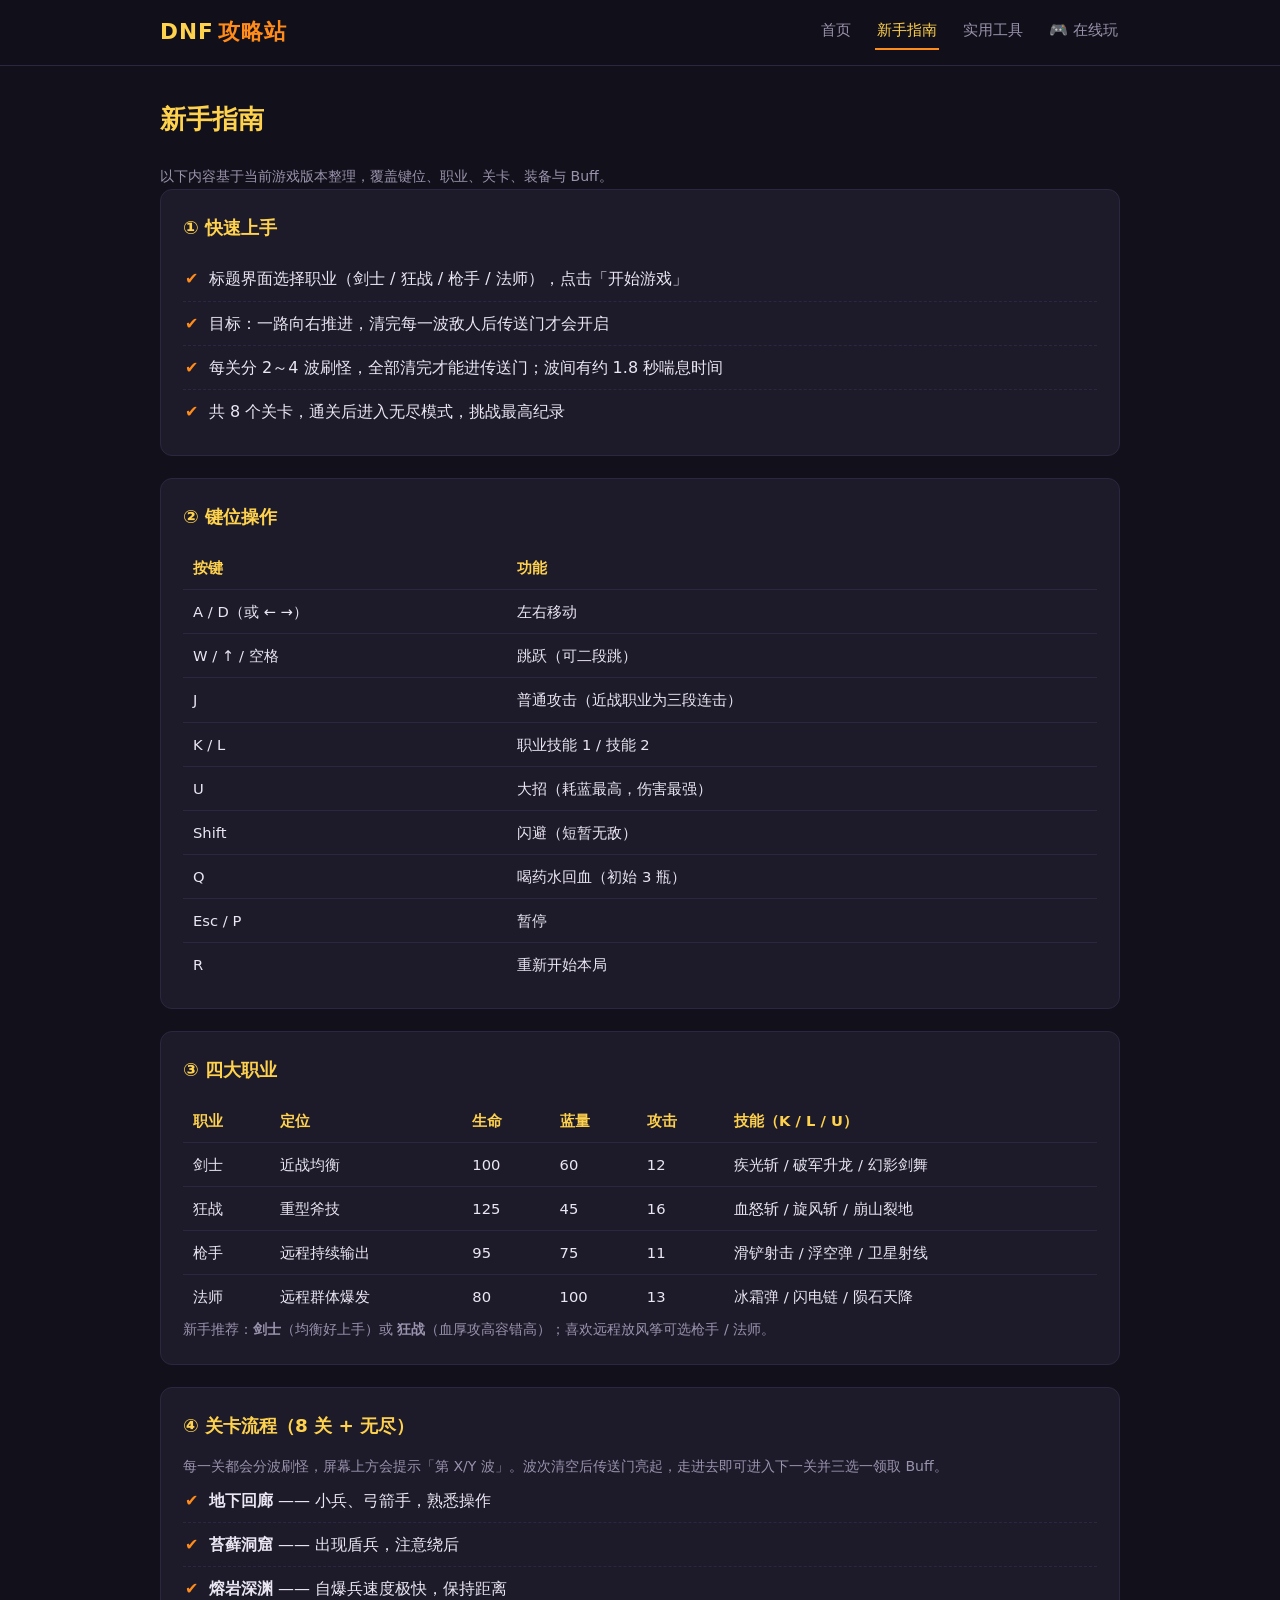
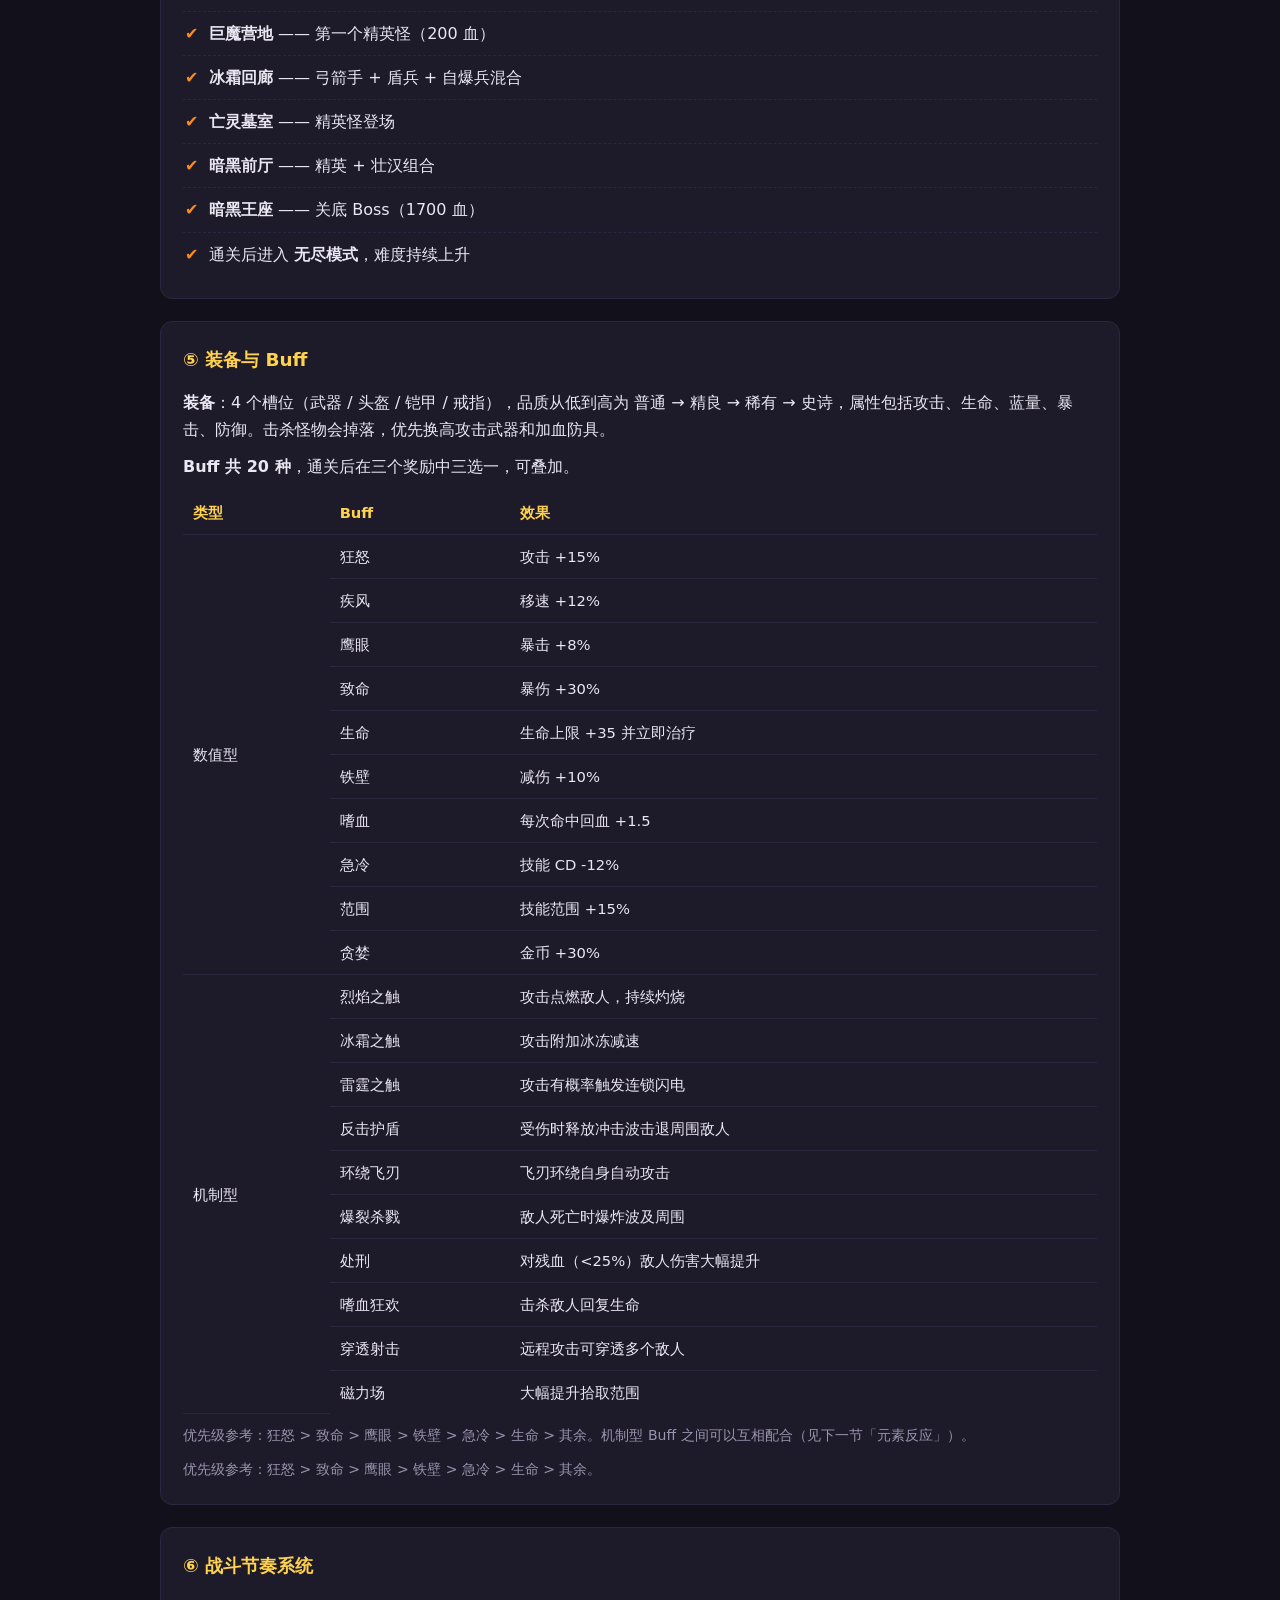
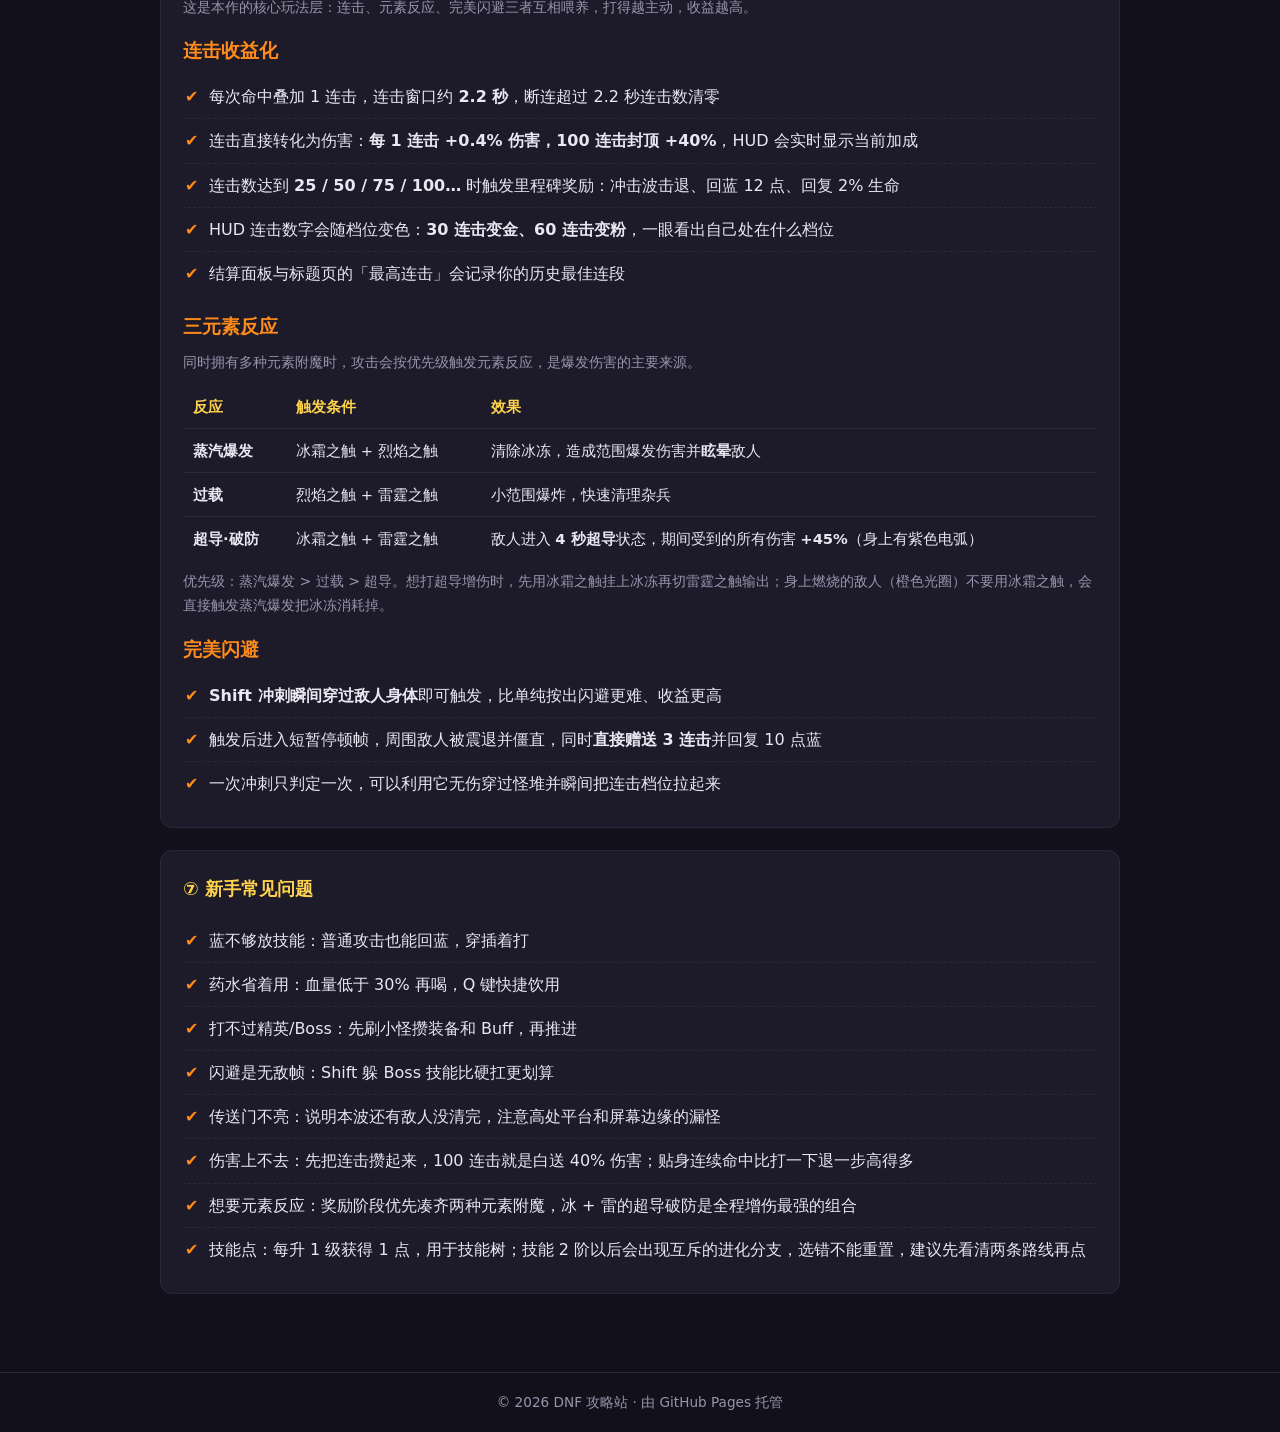
<file: guides.html>
<!DOCTYPE html>
<html lang="zh-CN">
<head>
  <meta charset="UTF-8" />
  <meta name="viewport" content="width=device-width, initial-scale=1" />
  <title>新手指南 - DNF 攻略站</title>
  <meta name="description" content="DNF 横版动作游戏新手指南：键位操作、四大职业详解、关卡流程、装备与 Buff 速查。" />
  <link rel="stylesheet" href="./css/main.css" />
</head>
<body>
  <header class="site-header">
    <div class="container header-inner">
      <a class="logo" href="./index.html">DNF<span>攻略站</span></a>
      <button class="nav-toggle" id="navToggle" aria-label="打开菜单">☰</button>
      <nav class="nav" id="nav">
        <a href="./index.html">首页</a>
        <a href="./guides.html" class="active">新手指南</a>
        <a href="./tools.html">实用工具</a>
        <a href="./game/">🎮 在线玩</a>
      </nav>
    </div>
  </header>

  <main class="container">
    <h1 class="page-title">新手指南</h1>
    <p class="muted">以下内容基于当前游戏版本整理，覆盖键位、职业、关卡、装备与 Buff。</p>

    <section class="panel">
      <h2>① 快速上手</h2>
      <ul class="checklist">
        <li>标题界面选择职业（剑士 / 狂战 / 枪手 / 法师），点击「开始游戏」</li>
        <li>目标：一路向右推进，清完每一波敌人后传送门才会开启</li>
        <li>每关分 2～4 波刷怪，全部清完才能进传送门；波间有约 1.8 秒喘息时间</li>
        <li>共 8 个关卡，通关后进入无尽模式，挑战最高纪录</li>
      </ul>
    </section>

    <section class="panel">
      <h2>② 键位操作</h2>
      <table class="table">
        <thead><tr><th>按键</th><th>功能</th></tr></thead>
        <tbody>
          <tr><td>A / D（或 ← →）</td><td>左右移动</td></tr>
          <tr><td>W / ↑ / 空格</td><td>跳跃（可二段跳）</td></tr>
          <tr><td>J</td><td>普通攻击（近战职业为三段连击）</td></tr>
          <tr><td>K / L</td><td>职业技能 1 / 技能 2</td></tr>
          <tr><td>U</td><td>大招（耗蓝最高，伤害最强）</td></tr>
          <tr><td>Shift</td><td>闪避（短暂无敌）</td></tr>
          <tr><td>Q</td><td>喝药水回血（初始 3 瓶）</td></tr>
          <tr><td>Esc / P</td><td>暂停</td></tr>
          <tr><td>R</td><td>重新开始本局</td></tr>
        </tbody>
      </table>
    </section>

    <section class="panel">
      <h2>③ 四大职业</h2>
      <table class="table">
        <thead>
          <tr><th>职业</th><th>定位</th><th>生命</th><th>蓝量</th><th>攻击</th><th>技能（K / L / U）</th></tr>
        </thead>
        <tbody>
          <tr><td>剑士</td><td>近战均衡</td><td>100</td><td>60</td><td>12</td><td>疾光斩 / 破军升龙 / 幻影剑舞</td></tr>
          <tr><td>狂战</td><td>重型斧技</td><td>125</td><td>45</td><td>16</td><td>血怒斩 / 旋风斩 / 崩山裂地</td></tr>
          <tr><td>枪手</td><td>远程持续输出</td><td>95</td><td>75</td><td>11</td><td>滑铲射击 / 浮空弹 / 卫星射线</td></tr>
          <tr><td>法师</td><td>远程群体爆发</td><td>80</td><td>100</td><td>13</td><td>冰霜弹 / 闪电链 / 陨石天降</td></tr>
        </tbody>
      </table>
      <p class="muted">新手推荐：<b>剑士</b>（均衡好上手）或 <b>狂战</b>（血厚攻高容错高）；喜欢远程放风筝可选枪手 / 法师。</p>
    </section>

    <section class="panel">
      <h2>④ 关卡流程（8 关 + 无尽）</h2>
      <p class="muted">每一关都会分波刷怪，屏幕上方会提示「第 X/Y 波」。波次清空后传送门亮起，走进去即可进入下一关并三选一领取 Buff。</p>
      <ol class="checklist">
        <li><b>地下回廊</b> —— 小兵、弓箭手，熟悉操作</li>
        <li><b>苔藓洞窟</b> —— 出现盾兵，注意绕后</li>
        <li><b>熔岩深渊</b> —— 自爆兵速度极快，保持距离</li>
        <li><b>巨魔营地</b> —— 第一个精英怪（200 血）</li>
        <li><b>冰霜回廊</b> —— 弓箭手 + 盾兵 + 自爆兵混合</li>
        <li><b>亡灵墓室</b> —— 精英怪登场</li>
        <li><b>暗黑前厅</b> —— 精英 + 壮汉组合</li>
        <li><b>暗黑王座</b> —— 关底 Boss（1700 血）</li>
        <li>通关后进入 <b>无尽模式</b>，难度持续上升</li>
      </ol>
    </section>

    <section class="panel">
      <h2>⑤ 装备与 Buff</h2>
      <p><b>装备</b>：4 个槽位（武器 / 头盔 / 铠甲 / 戒指），品质从低到高为 普通 → 精良 → 稀有 → 史诗，属性包括攻击、生命、蓝量、暴击、防御。击杀怪物会掉落，优先换高攻击武器和加血防具。</p>
      <p style="margin-top:10px"><b>Buff 共 20 种</b>，通关后在三个奖励中三选一，可叠加。</p>
      <table class="table" style="margin-top:10px">
        <thead><tr><th>类型</th><th>Buff</th><th>效果</th></tr></thead>
        <tbody>
          <tr><td rowspan="10">数值型</td><td>狂怒</td><td>攻击 +15%</td></tr>
          <tr><td>疾风</td><td>移速 +12%</td></tr>
          <tr><td>鹰眼</td><td>暴击 +8%</td></tr>
          <tr><td>致命</td><td>暴伤 +30%</td></tr>
          <tr><td>生命</td><td>生命上限 +35 并立即治疗</td></tr>
          <tr><td>铁壁</td><td>减伤 +10%</td></tr>
          <tr><td>嗜血</td><td>每次命中回血 +1.5</td></tr>
          <tr><td>急冷</td><td>技能 CD -12%</td></tr>
          <tr><td>范围</td><td>技能范围 +15%</td></tr>
          <tr><td>贪婪</td><td>金币 +30%</td></tr>
          <tr><td rowspan="10">机制型</td><td>烈焰之触</td><td>攻击点燃敌人，持续灼烧</td></tr>
          <tr><td>冰霜之触</td><td>攻击附加冰冻减速</td></tr>
          <tr><td>雷霆之触</td><td>攻击有概率触发连锁闪电</td></tr>
          <tr><td>反击护盾</td><td>受伤时释放冲击波击退周围敌人</td></tr>
          <tr><td>环绕飞刃</td><td>飞刃环绕自身自动攻击</td></tr>
          <tr><td>爆裂杀戮</td><td>敌人死亡时爆炸波及周围</td></tr>
          <tr><td>处刑</td><td>对残血（&lt;25%）敌人伤害大幅提升</td></tr>
          <tr><td>嗜血狂欢</td><td>击杀敌人回复生命</td></tr>
          <tr><td>穿透射击</td><td>远程攻击可穿透多个敌人</td></tr>
          <tr><td>磁力场</td><td>大幅提升拾取范围</td></tr>
        </tbody>
      </table>
      <p class="muted" style="margin-top:10px">优先级参考：狂怒 &gt; 致命 &gt; 鹰眼 &gt; 铁壁 &gt; 急冷 &gt; 生命 &gt; 其余。机制型 Buff 之间可以互相配合（见下一节「元素反应」）。</p>
      <p class="muted" style="margin-top:10px">优先级参考：狂怒 &gt; 致命 &gt; 鹰眼 &gt; 铁壁 &gt; 急冷 &gt; 生命 &gt; 其余。</p>
    </section>

    <section class="panel">
      <h2>⑥ 战斗节奏系统</h2>
      <p class="muted">这是本作的核心玩法层：连击、元素反应、完美闪避三者互相喂养，打得越主动，收益越高。</p>

      <h3 style="margin:16px 0 8px;color:var(--accent)">连击收益化</h3>
      <ul class="checklist">
        <li>每次命中叠加 1 连击，连击窗口约 <b>2.2 秒</b>，断连超过 2.2 秒连击数清零</li>
        <li>连击直接转化为伤害：<b>每 1 连击 +0.4% 伤害，100 连击封顶 +40%</b>，HUD 会实时显示当前加成</li>
        <li>连击数达到 <b>25 / 50 / 75 / 100…</b> 时触发里程碑奖励：冲击波击退、回蓝 12 点、回复 2% 生命</li>
        <li>HUD 连击数字会随档位变色：<b>30 连击变金、60 连击变粉</b>，一眼看出自己处在什么档位</li>
        <li>结算面板与标题页的「最高连击」会记录你的历史最佳连段</li>
      </ul>

      <h3 style="margin:16px 0 8px;color:var(--accent)">三元素反应</h3>
      <p class="muted">同时拥有多种元素附魔时，攻击会按优先级触发元素反应，是爆发伤害的主要来源。</p>
      <table class="table" style="margin-top:10px">
        <thead><tr><th>反应</th><th>触发条件</th><th>效果</th></tr></thead>
        <tbody>
          <tr><td><b>蒸汽爆发</b></td><td>冰霜之触 + 烈焰之触</td><td>清除冰冻，造成范围爆发伤害并<b>眩晕</b>敌人</td></tr>
          <tr><td><b>过载</b></td><td>烈焰之触 + 雷霆之触</td><td>小范围爆炸，快速清理杂兵</td></tr>
          <tr><td><b>超导·破防</b></td><td>冰霜之触 + 雷霆之触</td><td>敌人进入 <b>4 秒超导</b>状态，期间受到的所有伤害 <b>+45%</b>（身上有紫色电弧）</td></tr>
        </tbody>
      </table>
      <p class="muted" style="margin-top:10px">优先级：蒸汽爆发 &gt; 过载 &gt; 超导。想打超导增伤时，先用冰霜之触挂上冰冻再切雷霆之触输出；身上燃烧的敌人（橙色光圈）不要用冰霜之触，会直接触发蒸汽爆发把冰冻消耗掉。</p>

      <h3 style="margin:16px 0 8px;color:var(--accent)">完美闪避</h3>
      <ul class="checklist">
        <li><b>Shift 冲刺瞬间穿过敌人身体</b>即可触发，比单纯按出闪避更难、收益更高</li>
        <li>触发后进入短暂停顿帧，周围敌人被震退并僵直，同时<b>直接赠送 3 连击</b>并回复 10 点蓝</li>
        <li>一次冲刺只判定一次，可以利用它无伤穿过怪堆并瞬间把连击档位拉起来</li>
      </ul>
    </section>

    <section class="panel">
      <h2>⑦ 新手常见问题</h2>
      <ul class="checklist">
        <li>蓝不够放技能：普通攻击也能回蓝，穿插着打</li>
        <li>药水省着用：血量低于 30% 再喝，Q 键快捷饮用</li>
        <li>打不过精英/Boss：先刷小怪攒装备和 Buff，再推进</li>
        <li>闪避是无敌帧：Shift 躲 Boss 技能比硬扛更划算</li>
        <li>传送门不亮：说明本波还有敌人没清完，注意高处平台和屏幕边缘的漏怪</li>
        <li>伤害上不去：先把连击攒起来，100 连击就是白送 40% 伤害；贴身连续命中比打一下退一步高得多</li>
        <li>想要元素反应：奖励阶段优先凑齐两种元素附魔，冰 + 雷的超导破防是全程增伤最强的组合</li>
        <li>技能点：每升 1 级获得 1 点，用于技能树；技能 2 阶以后会出现互斥的进化分支，选错不能重置，建议先看清两条路线再点</li>
      </ul>
    </section>
  </main>

  <footer class="site-footer">
    <div class="container">© 2026 DNF 攻略站 · 由 GitHub Pages 托管</div>
  </footer>
  <script src="./js/main.js"></script>
</body>
</html>
</file>
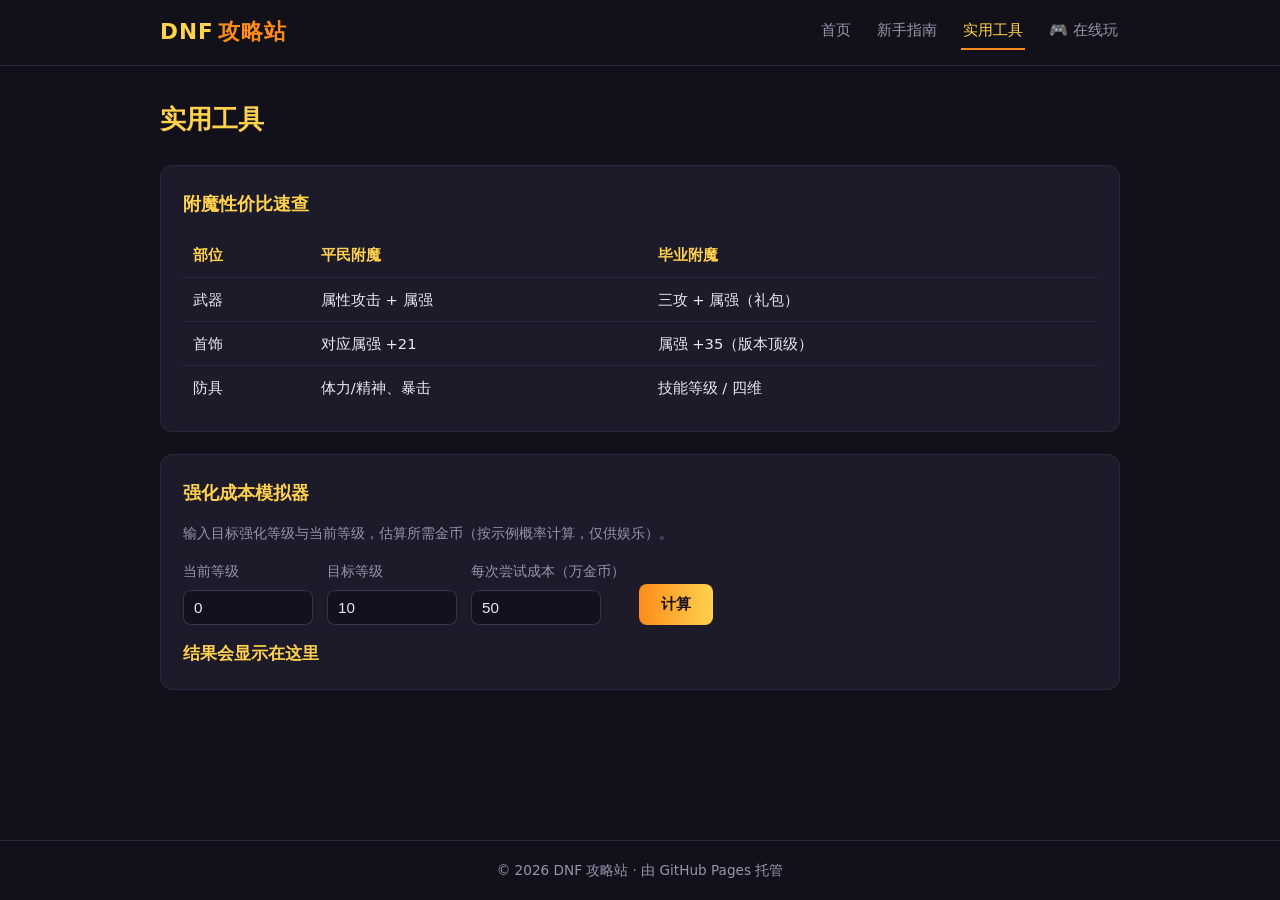
<file: tools.html>
<!DOCTYPE html>
<html lang="zh-CN">
<head>
  <meta charset="UTF-8" />
  <meta name="viewport" content="width=device-width, initial-scale=1" />
  <title>实用工具 - DNF 攻略站</title>
  <meta name="description" content="DNF 实用工具：强化成本模拟器。" />
  <link rel="stylesheet" href="./css/main.css" />
</head>
<body>
  <header class="site-header">
    <div class="container header-inner">
      <a class="logo" href="./index.html">DNF<span>攻略站</span></a>
      <button class="nav-toggle" id="navToggle" aria-label="打开菜单">☰</button>
      <nav class="nav" id="nav">
        <a href="./index.html">首页</a>
        <a href="./guides.html">新手指南</a>
        <a href="./tools.html" class="active">实用工具</a>
        <a href="./game/">🎮 在线玩</a>
      </nav>
    </div>
  </header>

  <main class="container">
    <h1 class="page-title">实用工具</h1>

    <section class="panel" id="enchant">
      <h2>附魔性价比速查</h2>
      <table class="table">
        <thead>
          <tr><th>部位</th><th>平民附魔</th><th>毕业附魔</th></tr>
        </thead>
        <tbody>
          <tr><td>武器</td><td>属性攻击 + 属强</td><td>三攻 + 属强（礼包）</td></tr>
          <tr><td>首饰</td><td>对应属强 +21</td><td>属强 +35（版本顶级）</td></tr>
          <tr><td>防具</td><td>体力/精神、暴击</td><td>技能等级 / 四维</td></tr>
        </tbody>
      </table>
    </section>

    <section class="panel">
      <h2>强化成本模拟器</h2>
      <p class="muted">输入目标强化等级与当前等级，估算所需金币（按示例概率计算，仅供娱乐）。</p>
      <div class="calc">
        <label>当前等级 <input type="number" id="curLevel" value="0" min="0" max="20" /></label>
        <label>目标等级 <input type="number" id="targetLevel" value="10" min="0" max="20" /></label>
        <label>每次尝试成本（万金币） <input type="number" id="cost" value="50" min="1" /></label>
        <button class="btn" id="calcBtn">计算</button>
      </div>
      <p class="result" id="calcResult">结果会显示在这里</p>
    </section>
  </main>

  <footer class="site-footer">
    <div class="container">© 2026 DNF 攻略站 · 由 GitHub Pages 托管</div>
  </footer>
  <script src="./js/main.js"></script>
</body>
</html>
</file>
<file: css/main.css>
:root {
  --bg: #12101a;
  --panel: #1d1a2a;
  --accent: #ff8c1a;
  --accent-2: #ffd24d;
  --text: #eae6f2;
  --muted: #9a93ad;
}

* { box-sizing: border-box; margin: 0; padding: 0; }

body {
  background: var(--bg);
  color: var(--text);
  font-family: "PingFang SC", "Microsoft YaHei", system-ui, sans-serif;
  line-height: 1.7;
  min-height: 100vh;
  display: flex;
  flex-direction: column;
}

.container { width: min(960px, 92%); margin: 0 auto; }

/* 头部导航 */
.site-header {
  background: rgba(18, 16, 26, 0.95);
  border-bottom: 1px solid #2c2740;
  position: sticky;
  top: 0;
  z-index: 10;
}
.header-inner {
  display: flex;
  align-items: center;
  justify-content: space-between;
  padding: 14px 0;
}
.logo {
  font-size: 1.35rem;
  font-weight: 800;
  color: var(--accent-2);
  text-decoration: none;
  letter-spacing: 1px;
}
.logo span { color: var(--accent); margin-left: 4px; }
.nav { display: flex; gap: 22px; }
.nav a {
  color: var(--muted);
  text-decoration: none;
  font-size: 0.95rem;
  padding: 4px 2px;
  border-bottom: 2px solid transparent;
}
.nav a:hover { color: var(--text); }
.nav a.active { color: var(--accent-2); border-bottom-color: var(--accent); }
.nav-toggle {
  display: none;
  background: none;
  border: 1px solid #3a3350;
  color: var(--text);
  font-size: 1.1rem;
  border-radius: 6px;
  padding: 4px 10px;
  cursor: pointer;
}

/* 主体 */
main { flex: 1; padding: 32px 0 56px; }

.hero {
  text-align: center;
  padding: 56px 20px;
  background: linear-gradient(160deg, #241d3a, #16121f);
  border: 1px solid #322a4a;
  border-radius: 14px;
  margin-bottom: 32px;
}
.hero h1 { font-size: 2rem; margin-bottom: 12px; color: var(--accent-2); }
.hero p { color: var(--muted); margin-bottom: 22px; }

.btn {
  display: inline-block;
  background: linear-gradient(90deg, var(--accent), var(--accent-2));
  color: #1a1420;
  font-weight: 700;
  text-decoration: none;
  border: none;
  border-radius: 8px;
  padding: 10px 22px;
  cursor: pointer;
  font-size: 0.95rem;
}
.btn:hover { filter: brightness(1.08); }

.btn-ghost {
  display: inline-block;
  background: rgba(255, 255, 255, 0.06);
  color: var(--text);
  font-weight: 700;
  text-decoration: none;
  border: 1px solid #3b3358;
  border-radius: 8px;
  padding: 10px 22px;
  margin-left: 10px;
  cursor: pointer;
  font-size: 0.95rem;
}
.btn-ghost:hover { border-color: var(--accent); filter: brightness(1.15); }
@media (max-width: 520px) { .btn-ghost { margin-left: 0; margin-top: 10px; } }

.cards {
  display: grid;
  grid-template-columns: repeat(auto-fit, minmax(240px, 1fr));
  gap: 18px;
}
.card {
  display: block;
  background: var(--panel);
  border: 1px solid #2c2740;
  border-radius: 12px;
  padding: 22px;
  text-decoration: none;
  color: var(--text);
  transition: transform 0.15s ease, border-color 0.15s ease;
}
.card:hover { transform: translateY(-3px); border-color: var(--accent); }
.card h3 { margin-bottom: 8px; color: var(--accent-2); }
.card p { color: var(--muted); font-size: 0.92rem; }

.page-title { font-size: 1.6rem; margin-bottom: 24px; color: var(--accent-2); }

.panel {
  background: var(--panel);
  border: 1px solid #2c2740;
  border-radius: 12px;
  padding: 22px;
  margin-bottom: 22px;
}
.panel h2 { font-size: 1.15rem; margin-bottom: 14px; color: var(--accent-2); }

.checklist { list-style: none; }
.checklist li {
  padding: 8px 0 8px 26px;
  position: relative;
  color: var(--text);
  border-bottom: 1px dashed #2c2740;
}
.checklist li:last-child { border-bottom: none; }
.checklist li::before {
  content: "✔";
  color: var(--accent);
  position: absolute;
  left: 2px;
}

.table { width: 100%; border-collapse: collapse; font-size: 0.92rem; }
.table th, .table td {
  text-align: left;
  padding: 9px 10px;
  border-bottom: 1px solid #2c2740;
}
.table th { color: var(--accent-2); }
.table tr:last-child td { border-bottom: none; }

.calc { display: flex; flex-wrap: wrap; gap: 14px; align-items: flex-end; margin: 14px 0; }
.calc label { display: flex; flex-direction: column; gap: 6px; font-size: 0.88rem; color: var(--muted); }
.calc input {
  background: #14111f;
  border: 1px solid #3a3350;
  color: var(--text);
  border-radius: 8px;
  padding: 8px 10px;
  width: 130px;
  font-size: 0.95rem;
}
.result {
  margin-top: 10px;
  font-size: 1.05rem;
  font-weight: 700;
  color: var(--accent-2);
}

.muted { color: var(--muted); font-size: 0.88rem; }

.site-footer {
  border-top: 1px solid #2c2740;
  padding: 18px 0;
  text-align: center;
  color: var(--muted);
  font-size: 0.85rem;
}

/* 移动端 */
@media (max-width: 640px) {
  .nav-toggle { display: block; }
  .nav {
    display: none;
    position: absolute;
    top: 100%;
    left: 0;
    right: 0;
    flex-direction: column;
    gap: 0;
    background: #1d1a2a;
    border-bottom: 1px solid #2c2740;
    padding: 10px 4%;
  }
  .nav.open { display: flex; }
  .nav a { padding: 12px 4px; border-bottom: none; }
  .hero { padding: 40px 16px; }
}
</file>
